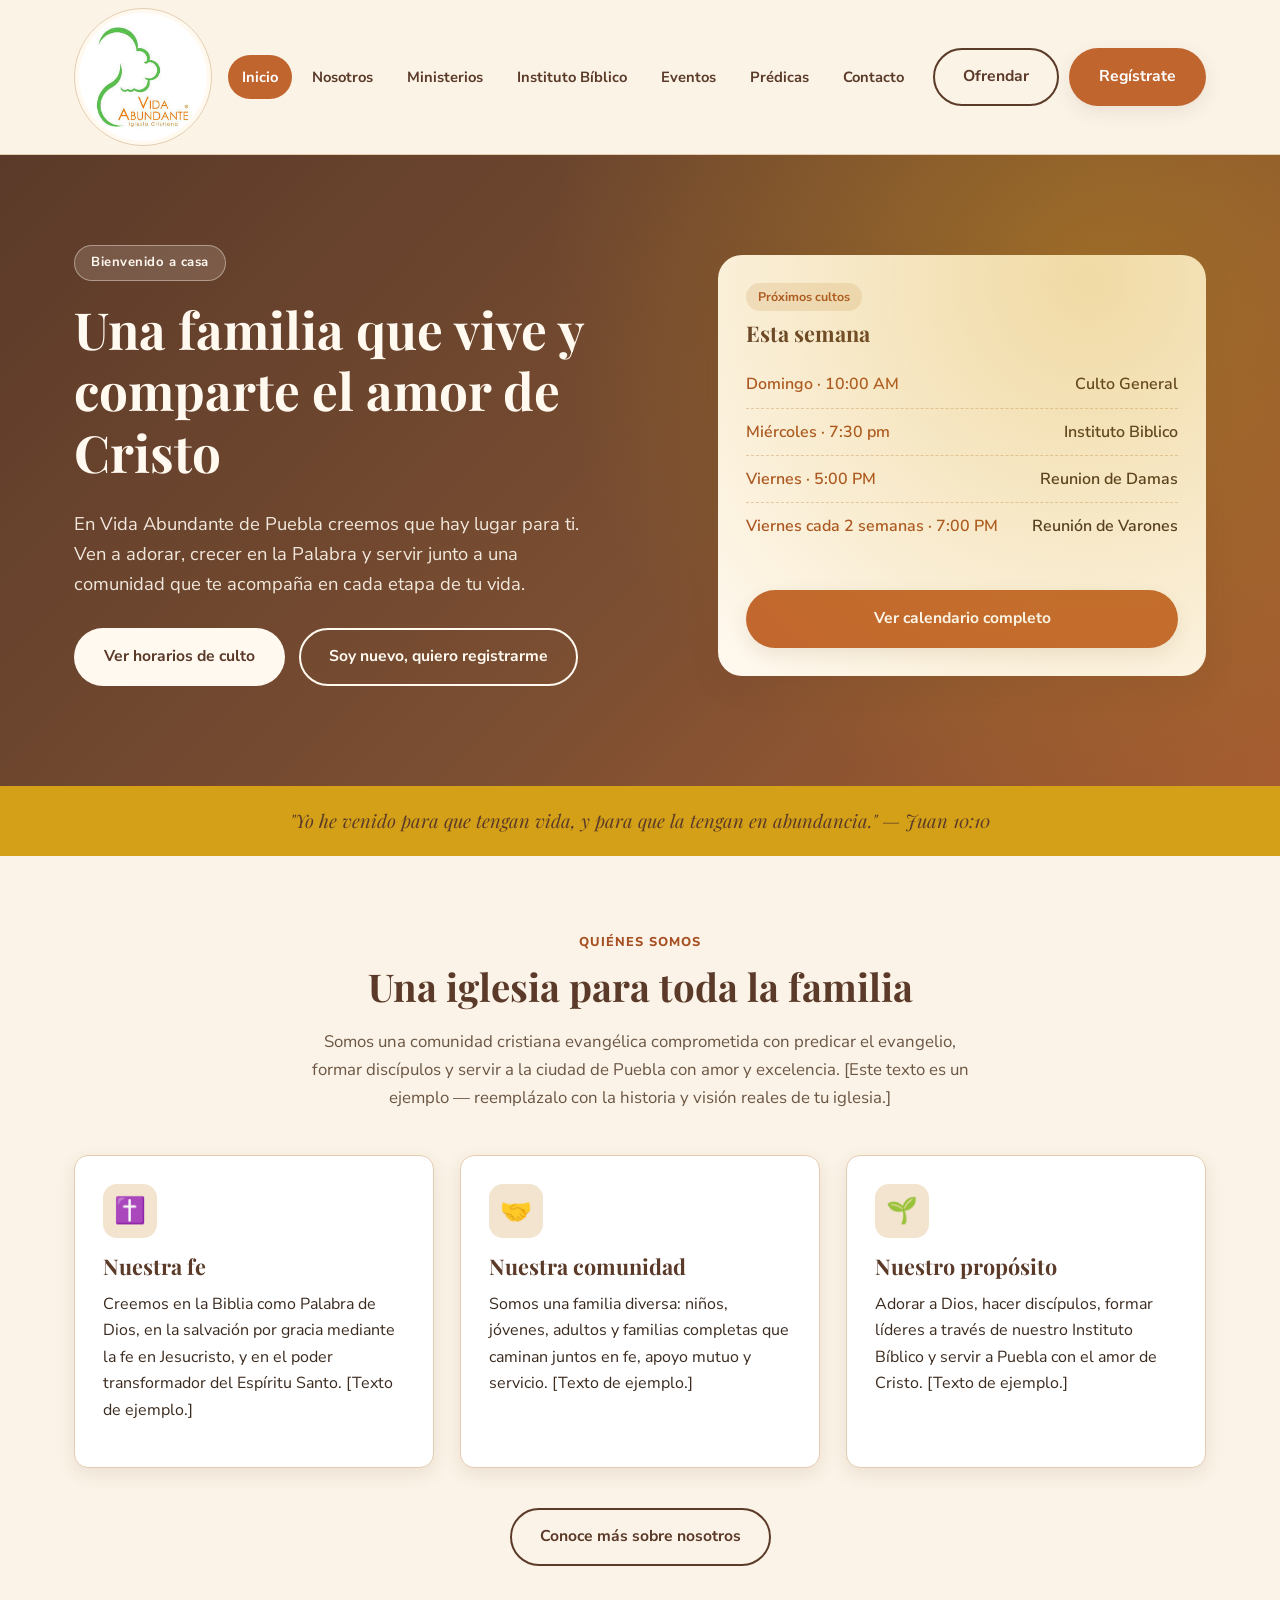
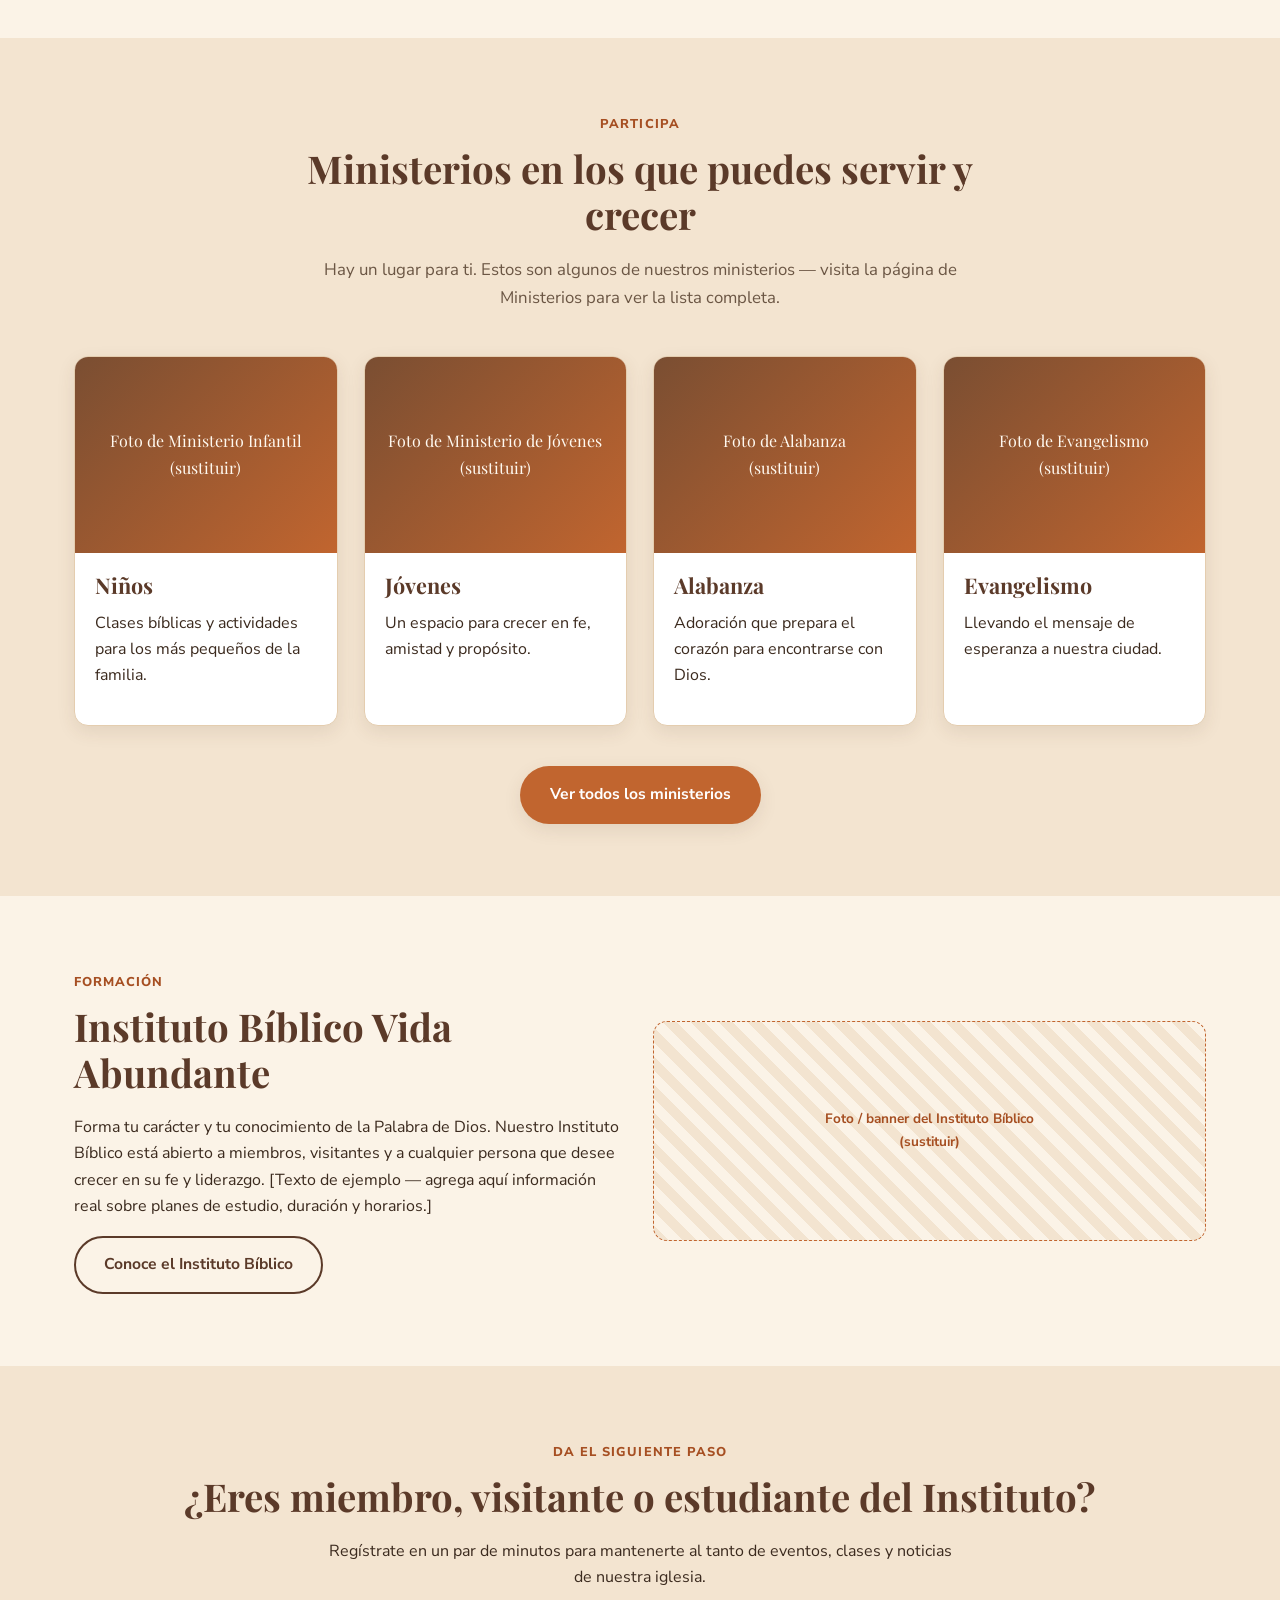
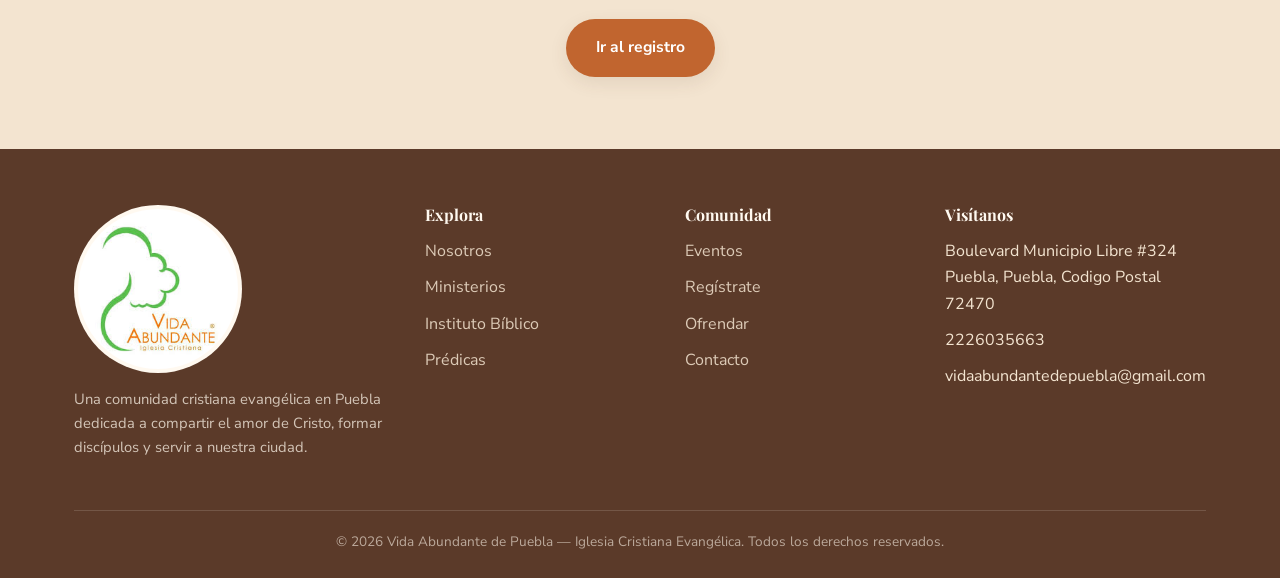
<file: index.html>
<!DOCTYPE html>
<html lang="es">
<head>
<meta charset="UTF-8">
<meta name="viewport" content="width=device-width, initial-scale=1.0">
<title>Vida Abundante de Puebla | Iglesia Cristiana Evangélica</title>
<meta name="description" content="Vida Abundante de Puebla es una iglesia cristiana evangélica que te invita a conocer el amor de Dios. Cultos, ministerios, Instituto Bíblico y más.">
<link rel="icon" href="assets/img/favicon.png">
<link rel="preconnect" href="https://fonts.googleapis.com">
<link rel="preconnect" href="https://fonts.gstatic.com" crossorigin>
<link href="https://fonts.googleapis.com/css2?family=Playfair+Display:wght@600;700&family=Nunito+Sans:wght@400;600;700;800&display=swap" rel="stylesheet">
<link rel="stylesheet" href="assets/css/style.css">
</head>
<body>

<header class="site-header">
  <div class="container">
    <nav class="nav">
      <a href="index.html" class="nav-brand">
        <img src="assets/img/logo.png" alt="Logo Vida Abundante de Puebla">
        <span>Vida Abundante<br><small>Iglesia Cristiana · Puebla</small></span>
      </a>
      <button class="nav-toggle" aria-label="Abrir menú"><span></span><span></span><span></span></button>
      <ul class="nav-links">
        <li><a href="index.html">Inicio</a></li>
        <li><a href="nosotros.html">Nosotros</a></li>
        <li><a href="ministerios.html">Ministerios</a></li>
        <li><a href="instituto-biblico.html">Instituto Bíblico</a></li>
        <li><a href="eventos.html">Eventos</a></li>
        <li><a href="sermones.html">Prédicas</a></li>
        <li><a href="contacto.html">Contacto</a></li>
        <li class="nav-links-extra"><a href="donaciones.html">Ofrendar</a></li>
        <li class="nav-links-extra"><a href="registro.html">Regístrate</a></li>
      </ul>
      <div class="nav-cta">
        <a href="donaciones.html" class="btn btn--outline"><span>Ofrendar</span></a>
        <a href="registro.html" class="btn btn--primary"><span>Regístrate</span></a>
      </div>
    </nav>
  </div>
</header>

<section class="hero">
  <div class="container hero-grid">
    <div>
      <span class="hero-eyebrow" data-field="hero.eyebrow">Bienvenido a casa</span>
      <h1 data-field="hero.titulo">Una familia que vive y comparte el amor de Cristo</h1>
      <p class="lead" data-field="hero.texto">En Vida Abundante de Puebla creemos que hay lugar para ti tal como eres. Ven a adorar, crecer en la Palabra y servir junto a una comunidad que te acompaña en cada etapa de tu vida.</p>
      <div class="hero-actions">
        <a href="#horarios" class="btn btn--light"><span>Ver horarios de culto</span></a>
        <a href="registro.html" class="btn btn--outline" style="border-color:#FFF9F0;color:#FFF9F0;"><span>Soy nuevo, quiero registrarme</span></a>
      </div>
    </div>
    <div class="hero-card" id="horarios">
      <span class="badge">Próximos cultos</span>
      <h3>Esta semana</h3>
      <div data-field-list="horarios-hero">
        <div class="hero-schedule-item"><span class="day">Domingo · 10:00 AM</span><span>Culto General</span></div>
        <div class="hero-schedule-item"><span class="day">Domingo · 5:00 PM</span><span>Culto de Jóvenes</span></div>
        <div class="hero-schedule-item"><span class="day">Miércoles · 7:00 PM</span><span>Estudio Bíblico</span></div>
        <div class="hero-schedule-item"><span class="day">Viernes · 7:00 PM</span><span>Reunión de Oración</span></div>
      </div>
      <a href="eventos.html" class="btn btn--primary btn--block mt-lg"><span>Ver calendario completo</span></a>
    </div>
  </div>
</section>

<div class="verse-strip container-fluid" data-field="hero.versiculo">
  "Yo he venido para que tengan vida, y para que la tengan en abundancia." — Juan 10:10
</div>

<section class="section">
  <div class="container">
    <div class="section-header">
      <span class="section-eyebrow">Quiénes somos</span>
      <h2>Una iglesia para toda la familia</h2>
      <p>Somos una comunidad cristiana evangélica comprometida con predicar el evangelio, formar discípulos y servir a la ciudad de Puebla con amor y excelencia. [Este texto es un ejemplo — reemplázalo con la historia y visión reales de tu iglesia.]</p>
    </div>
    <div class="grid grid--3">
      <div class="card">
        <div class="card-icon">✝️</div>
        <h3>Nuestra fe</h3>
        <p>Creemos en la Biblia como Palabra de Dios, en la salvación por gracia mediante la fe en Jesucristo, y en el poder transformador del Espíritu Santo. [Texto de ejemplo.]</p>
      </div>
      <div class="card">
        <div class="card-icon">🤝</div>
        <h3>Nuestra comunidad</h3>
        <p>Somos una familia diversa: niños, jóvenes, adultos y familias completas que caminan juntos en fe, apoyo mutuo y servicio. [Texto de ejemplo.]</p>
      </div>
      <div class="card">
        <div class="card-icon">🌱</div>
        <h3>Nuestro propósito</h3>
        <p>Adorar a Dios, hacer discípulos, formar líderes a través de nuestro Instituto Bíblico y servir a Puebla con el amor de Cristo. [Texto de ejemplo.]</p>
      </div>
    </div>
    <div class="text-center mt-lg">
      <a href="nosotros.html" class="btn btn--outline"><span>Conoce más sobre nosotros</span></a>
    </div>
  </div>
</section>

<section class="section section--alt">
  <div class="container">
    <div class="section-header">
      <span class="section-eyebrow">Participa</span>
      <h2>Ministerios en los que puedes servir y crecer</h2>
      <p>Hay un lugar para ti. Estos son algunos de nuestros ministerios — visita la página de Ministerios para ver la lista completa.</p>
    </div>
    <div class="grid grid--4">
      <div class="card--photo card">
        <div class="card-photo">Foto de Ministerio Infantil<br>(sustituir)</div>
        <div class="card-body"><h3>Niños</h3><p>Clases bíblicas y actividades para los más pequeños de la familia.</p></div>
      </div>
      <div class="card--photo card">
        <div class="card-photo">Foto de Ministerio de Jóvenes<br>(sustituir)</div>
        <div class="card-body"><h3>Jóvenes</h3><p>Un espacio para crecer en fe, amistad y propósito.</p></div>
      </div>
      <div class="card--photo card">
        <div class="card-photo">Foto de Alabanza<br>(sustituir)</div>
        <div class="card-body"><h3>Alabanza</h3><p>Adoración que prepara el corazón para encontrarse con Dios.</p></div>
      </div>
      <div class="card--photo card">
        <div class="card-photo">Foto de Evangelismo<br>(sustituir)</div>
        <div class="card-body"><h3>Evangelismo</h3><p>Llevando el mensaje de esperanza a nuestra ciudad.</p></div>
      </div>
    </div>
    <div class="text-center mt-lg">
      <a href="ministerios.html" class="btn btn--primary"><span>Ver todos los ministerios</span></a>
    </div>
  </div>
</section>

<section class="section">
  <div class="container">
    <div class="grid grid--2" style="align-items:center;">
      <div>
        <span class="section-eyebrow">Formación</span>
        <h2>Instituto Bíblico Vida Abundante</h2>
        <p>Forma tu carácter y tu conocimiento de la Palabra de Dios. Nuestro Instituto Bíblico está abierto a miembros, visitantes y a cualquier persona que desee crecer en su fe y liderazgo. [Texto de ejemplo — agrega aquí información real sobre planes de estudio, duración y horarios.]</p>
        <a href="instituto-biblico.html" class="btn btn--outline"><span>Conoce el Instituto Bíblico</span></a>
      </div>
      <div class="placeholder-photo">Foto / banner del Instituto Bíblico<br>(sustituir)</div>
    </div>
  </div>
</section>

<section class="section section--alt">
  <div class="container text-center">
    <span class="section-eyebrow">Da el siguiente paso</span>
    <h2>¿Eres miembro, visitante o estudiante del Instituto?</h2>
    <p style="max-width:640px;margin:0 auto 28px auto;">Regístrate en un par de minutos para mantenerte al tanto de eventos, clases y noticias de nuestra iglesia.</p>
    <a href="registro.html" class="btn btn--primary"><span>Ir al registro</span></a>
  </div>
</section>

<footer class="site-footer">
  <div class="container">
    <div class="footer-grid">
      <div class="footer-brand">
        <img src="assets/img/logo.png" alt="Logo Vida Abundante" style="height:168px;margin-bottom:14px;border-radius:50%;background:#FFF9F0;padding:4px;">
        <p>Una comunidad cristiana evangélica en Puebla dedicada a compartir el amor de Cristo, formar discípulos y servir a nuestra ciudad.</p>
      </div>
      <div>
        <h4>Explora</h4>
        <ul>
          <li><a href="nosotros.html">Nosotros</a></li>
          <li><a href="ministerios.html">Ministerios</a></li>
          <li><a href="instituto-biblico.html">Instituto Bíblico</a></li>
          <li><a href="sermones.html">Prédicas</a></li>
        </ul>
      </div>
      <div>
        <h4>Comunidad</h4>
        <ul>
          <li><a href="eventos.html">Eventos</a></li>
          <li><a href="registro.html">Regístrate</a></li>
          <li><a href="donaciones.html">Ofrendar</a></li>
          <li><a href="contacto.html">Contacto</a></li>
        </ul>
      </div>
      <div>
        <h4>Visítanos</h4>
        <ul>
          <li data-field="general.direccion">[Dirección de la iglesia — Puebla, Pue.]</li>
          <li data-field="general.telefono">[Teléfono / WhatsApp]</li>
          <li data-field="general.correo">[correo@vidaabundantepuebla.org]</li>
        </ul>
      </div>
    </div>
    <div class="footer-bottom">
      &copy; <span data-current-year></span> Vida Abundante de Puebla — Iglesia Cristiana Evangélica. Todos los derechos reservados.
    </div>
  </div>
</footer>

<script src="assets/js/main.js"></script>
<script src="assets/js/content-loader.js"></script>
</body>
</html>
</file>
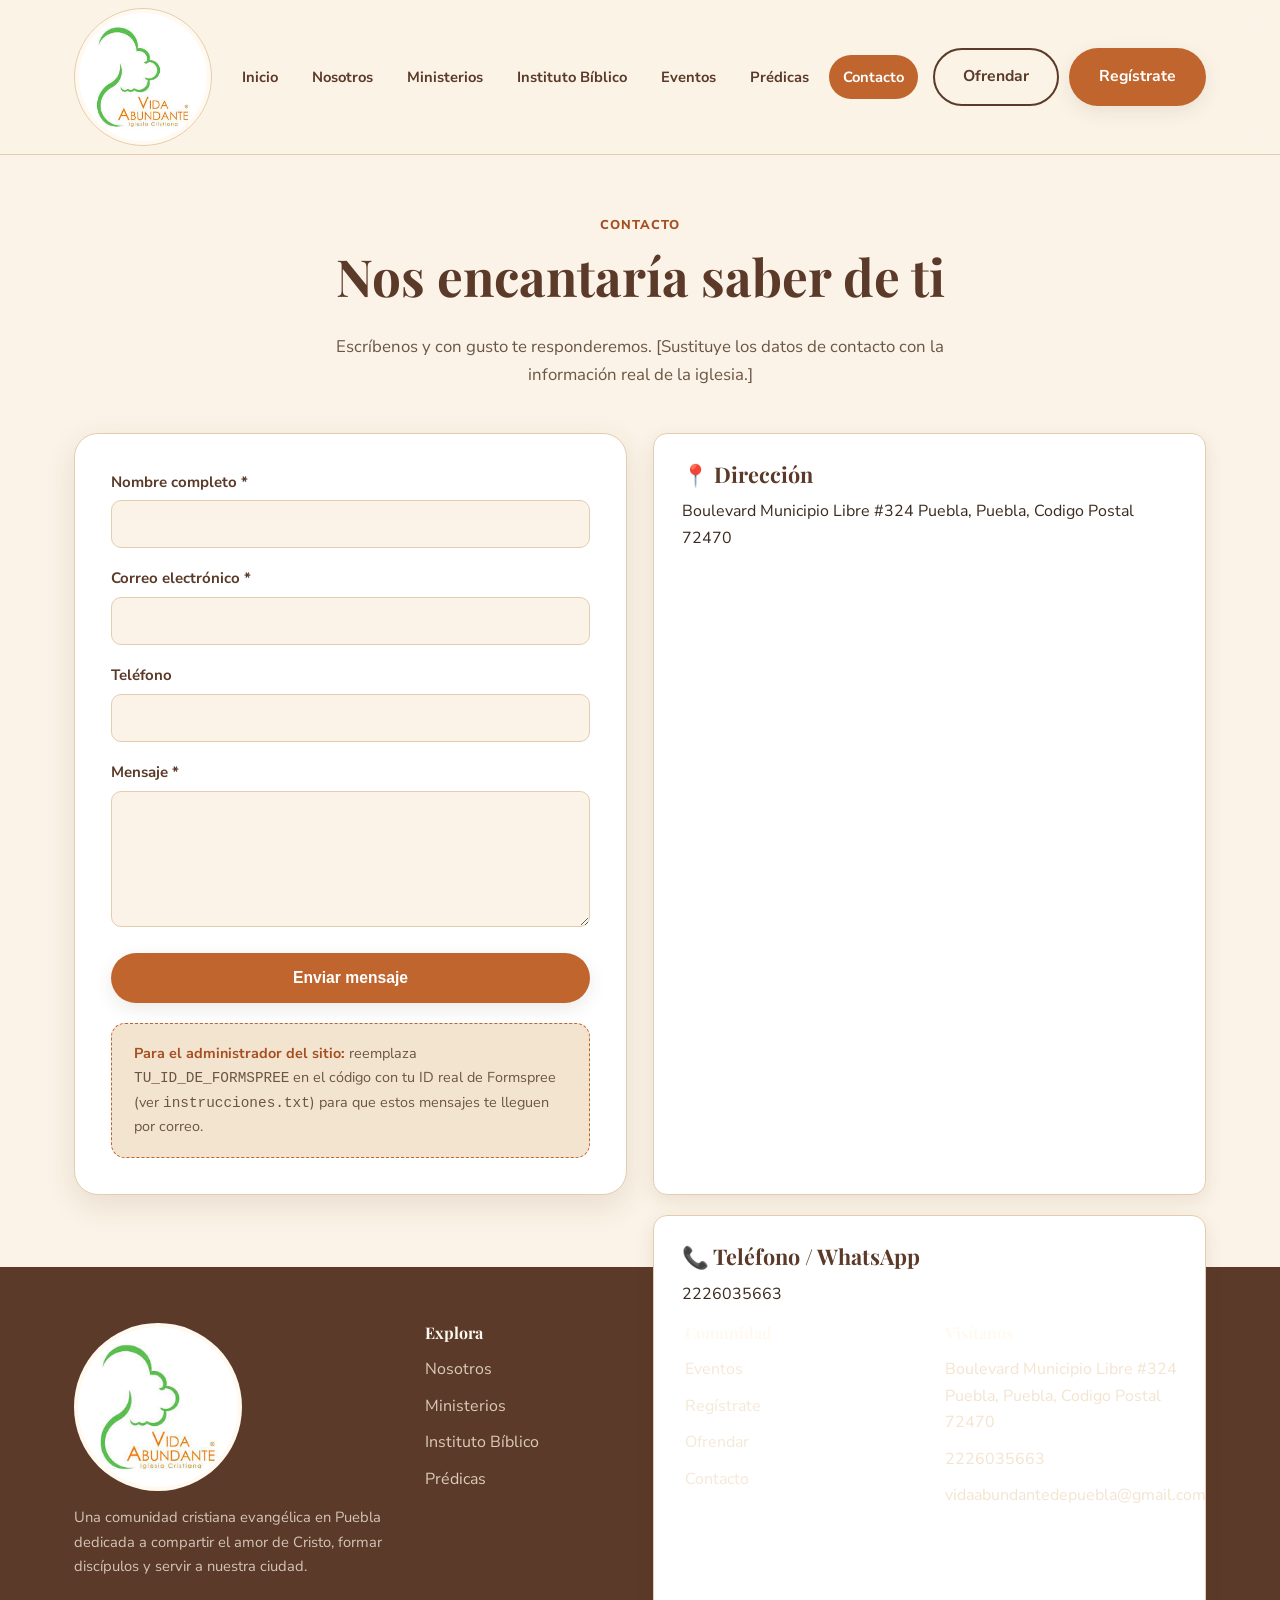
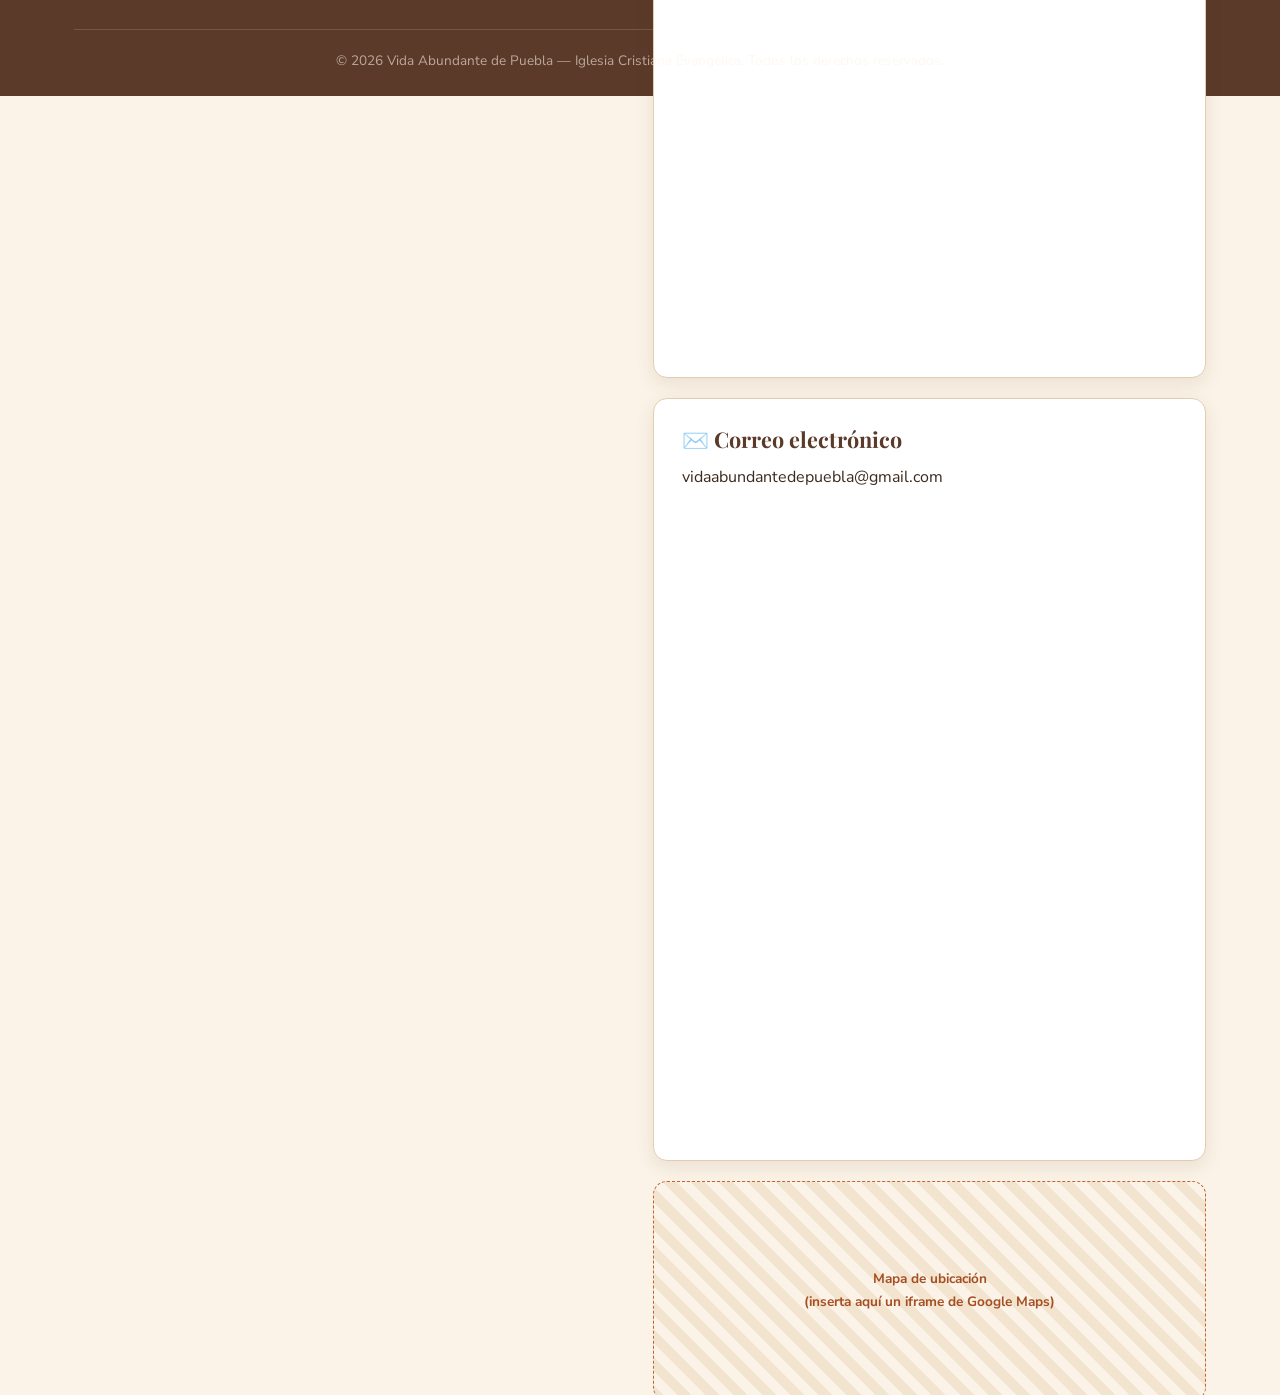
<file: contacto.html>
<!DOCTYPE html>
<html lang="es">
<head>
<meta charset="UTF-8">
<meta name="viewport" content="width=device-width, initial-scale=1.0">
<title>Contacto | Vida Abundante de Puebla</title>
<meta name="description" content="Ponte en contacto con Vida Abundante de Puebla. Dirección, teléfono y formulario de contacto.">
<link rel="icon" href="assets/img/favicon.png">
<link rel="preconnect" href="https://fonts.googleapis.com">
<link rel="preconnect" href="https://fonts.gstatic.com" crossorigin>
<link href="https://fonts.googleapis.com/css2?family=Playfair+Display:wght@600;700&family=Nunito+Sans:wght@400;600;700;800&display=swap" rel="stylesheet">
<link rel="stylesheet" href="assets/css/style.css">
</head>
<body>

<header class="site-header">
  <div class="container">
    <nav class="nav">
      <a href="index.html" class="nav-brand">
        <img src="assets/img/logo.png" alt="Logo Vida Abundante de Puebla">
        <span>Vida Abundante<br><small>Iglesia Cristiana · Puebla</small></span>
      </a>
      <button class="nav-toggle" aria-label="Abrir menú"><span></span><span></span><span></span></button>
      <ul class="nav-links">
        <li><a href="index.html">Inicio</a></li>
        <li><a href="nosotros.html">Nosotros</a></li>
        <li><a href="ministerios.html">Ministerios</a></li>
        <li><a href="instituto-biblico.html">Instituto Bíblico</a></li>
        <li><a href="eventos.html">Eventos</a></li>
        <li><a href="sermones.html">Prédicas</a></li>
        <li><a href="contacto.html">Contacto</a></li>
        <li class="nav-links-extra"><a href="donaciones.html">Ofrendar</a></li>
        <li class="nav-links-extra"><a href="registro.html">Regístrate</a></li>
      </ul>
      <div class="nav-cta">
        <a href="donaciones.html" class="btn btn--outline"><span>Ofrendar</span></a>
        <a href="registro.html" class="btn btn--primary"><span>Regístrate</span></a>
      </div>
    </nav>
  </div>
</header>

<section class="section" style="padding-top:56px;">
  <div class="container section-header">
    <span class="section-eyebrow">Contacto</span>
    <h1>Nos encantaría saber de ti</h1>
    <p>Escríbenos y con gusto te responderemos. [Sustituye los datos de contacto con la información real de la iglesia.]</p>
  </div>

  <div class="container">
    <div class="grid grid--2">
      <div class="form-panel">
        <div class="alert alert--success">¡Gracias! Tu mensaje fue enviado correctamente. Te responderemos pronto.</div>
        <div class="alert alert--error"></div>
        <form data-ajax-form novalidate action="https://formspree.io/f/TU_ID_DE_FORMSPREE" method="POST">
          <div class="form-row">
            <label for="c-nombre">Nombre completo *</label>
            <input type="text" id="c-nombre" name="Nombre" required>
            <div class="form-error-msg">Escribe tu nombre.</div>
          </div>
          <div class="form-row">
            <label for="c-email">Correo electrónico *</label>
            <input type="email" id="c-email" name="Correo electrónico" required>
            <div class="form-error-msg">Escribe un correo electrónico válido.</div>
          </div>
          <div class="form-row">
            <label for="c-telefono">Teléfono</label>
            <input type="tel" id="c-telefono" name="Teléfono">
          </div>
          <div class="form-row">
            <label for="c-mensaje">Mensaje *</label>
            <textarea id="c-mensaje" name="Mensaje" rows="5" required></textarea>
            <div class="form-error-msg">Escribe tu mensaje.</div>
          </div>
          <button type="submit" class="btn btn--primary btn--block"><span>Enviar mensaje</span></button>
        </form>
        <div class="setup-note">
          <strong>Para el administrador del sitio:</strong> reemplaza <code>TU_ID_DE_FORMSPREE</code> en el código con tu ID real de Formspree (ver <code>instrucciones.txt</code>) para que estos mensajes te lleguen por correo.
        </div>
      </div>

      <div>
        <div class="card" style="margin-bottom:20px;">
          <h3>📍 Dirección</h3>
          <p data-field="general.direccion">[Calle y número, Colonia], Puebla, Puebla, México, [Código Postal]</p>
        </div>
        <div class="card" style="margin-bottom:20px;">
          <h3>📞 Teléfono / WhatsApp</h3>
          <p data-field="general.telefono">[+52 222 000 0000]</p>
        </div>
        <div class="card" style="margin-bottom:20px;">
          <h3>✉️ Correo electrónico</h3>
          <p data-field="general.correo">[correo@vidaabundantepuebla.org]</p>
        </div>
        <div class="placeholder-photo">Mapa de ubicación<br>(inserta aquí un iframe de Google Maps)</div>
      </div>
    </div>
  </div>
</section>

<footer class="site-footer">
  <div class="container">
    <div class="footer-grid">
      <div class="footer-brand">
        <img src="assets/img/logo.png" alt="Logo Vida Abundante" style="height:168px;margin-bottom:14px;border-radius:50%;background:#FFF9F0;padding:4px;">
        <p>Una comunidad cristiana evangélica en Puebla dedicada a compartir el amor de Cristo, formar discípulos y servir a nuestra ciudad.</p>
      </div>
      <div>
        <h4>Explora</h4>
        <ul>
          <li><a href="nosotros.html">Nosotros</a></li>
          <li><a href="ministerios.html">Ministerios</a></li>
          <li><a href="instituto-biblico.html">Instituto Bíblico</a></li>
          <li><a href="sermones.html">Prédicas</a></li>
        </ul>
      </div>
      <div>
        <h4>Comunidad</h4>
        <ul>
          <li><a href="eventos.html">Eventos</a></li>
          <li><a href="registro.html">Regístrate</a></li>
          <li><a href="donaciones.html">Ofrendar</a></li>
          <li><a href="contacto.html">Contacto</a></li>
        </ul>
      </div>
      <div>
        <h4>Visítanos</h4>
        <ul>
          <li data-field="general.direccion">[Dirección de la iglesia — Puebla, Pue.]</li>
          <li data-field="general.telefono">[Teléfono / WhatsApp]</li>
          <li data-field="general.correo">[correo@vidaabundantepuebla.org]</li>
        </ul>
      </div>
    </div>
    <div class="footer-bottom">
      &copy; <span data-current-year></span> Vida Abundante de Puebla — Iglesia Cristiana Evangélica. Todos los derechos reservados.
    </div>
  </div>
</footer>

<script src="assets/js/main.js"></script>
<script src="assets/js/content-loader.js"></script>
</body>
</html>
</file>
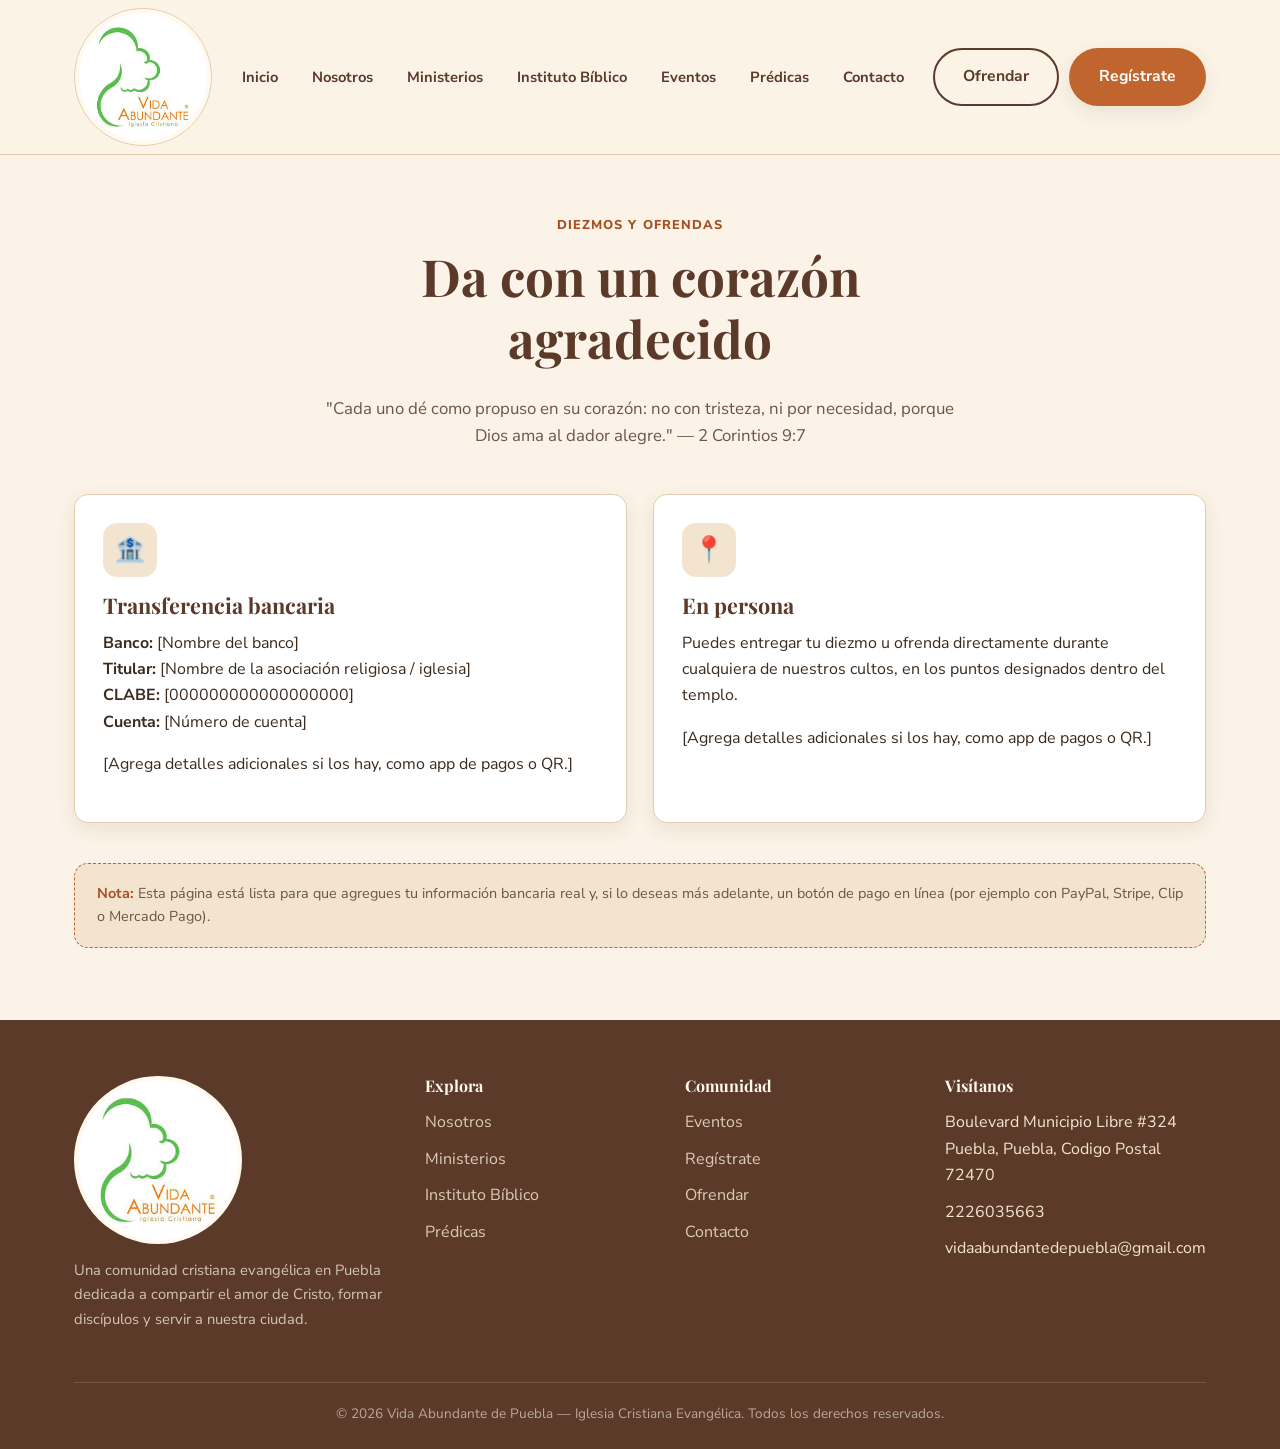
<file: donaciones.html>
<!DOCTYPE html>
<html lang="es">
<head>
<meta charset="UTF-8">
<meta name="viewport" content="width=device-width, initial-scale=1.0">
<title>Ofrendar | Vida Abundante de Puebla</title>
<meta name="description" content="Formas de dar tu diezmo u ofrenda a Vida Abundante de Puebla.">
<link rel="icon" href="assets/img/favicon.png">
<link rel="preconnect" href="https://fonts.googleapis.com">
<link rel="preconnect" href="https://fonts.gstatic.com" crossorigin>
<link href="https://fonts.googleapis.com/css2?family=Playfair+Display:wght@600;700&family=Nunito+Sans:wght@400;600;700;800&display=swap" rel="stylesheet">
<link rel="stylesheet" href="assets/css/style.css">
</head>
<body>

<header class="site-header">
  <div class="container">
    <nav class="nav">
      <a href="index.html" class="nav-brand">
        <img src="assets/img/logo.png" alt="Logo Vida Abundante de Puebla">
        <span>Vida Abundante<br><small>Iglesia Cristiana · Puebla</small></span>
      </a>
      <button class="nav-toggle" aria-label="Abrir menú"><span></span><span></span><span></span></button>
      <ul class="nav-links">
        <li><a href="index.html">Inicio</a></li>
        <li><a href="nosotros.html">Nosotros</a></li>
        <li><a href="ministerios.html">Ministerios</a></li>
        <li><a href="instituto-biblico.html">Instituto Bíblico</a></li>
        <li><a href="eventos.html">Eventos</a></li>
        <li><a href="sermones.html">Prédicas</a></li>
        <li><a href="contacto.html">Contacto</a></li>
        <li class="nav-links-extra"><a href="donaciones.html">Ofrendar</a></li>
        <li class="nav-links-extra"><a href="registro.html">Regístrate</a></li>
      </ul>
      <div class="nav-cta">
        <a href="donaciones.html" class="btn btn--outline"><span>Ofrendar</span></a>
        <a href="registro.html" class="btn btn--primary"><span>Regístrate</span></a>
      </div>
    </nav>
  </div>
</header>

<section class="section" style="padding-top:56px;">
  <div class="container section-header">
    <span class="section-eyebrow">Diezmos y Ofrendas</span>
    <h1>Da con un corazón agradecido</h1>
    <p>"Cada uno dé como propuso en su corazón: no con tristeza, ni por necesidad, porque Dios ama al dador alegre." — 2 Corintios 9:7</p>
  </div>

  <div class="container">
    <div class="grid grid--2">
      <div class="card">
        <div class="card-icon">🏦</div>
        <h3>Transferencia bancaria</h3>
        <p><strong>Banco:</strong> <span data-field="donaciones.banco">[Nombre del banco]</span><br>
        <strong>Titular:</strong> <span data-field="donaciones.titular">[Nombre de la asociación religiosa / iglesia]</span><br>
        <strong>CLABE:</strong> <span data-field="donaciones.clabe">[000000000000000000]</span><br>
        <strong>Cuenta:</strong> <span data-field="donaciones.cuenta">[Número de cuenta]</span></p>
        <p class="hint" data-field="donaciones.notas">[Sustituye estos datos con la información bancaria real de la iglesia.]</p>
      </div>
      <div class="card">
        <div class="card-icon">📍</div>
        <h3>En persona</h3>
        <p>Puedes entregar tu diezmo u ofrenda directamente durante cualquiera de nuestros cultos, en los puntos designados dentro del templo.</p>
        <p class="hint">[Agrega detalles adicionales si los hay, como app de pagos o QR.]</p>
      </div>
    </div>

    <div class="setup-note mt-lg">
      <strong>Nota:</strong> Esta página está lista para que agregues tu información bancaria real y, si lo deseas más adelante, un botón de pago en línea (por ejemplo con PayPal, Stripe, Clip o Mercado Pago).
    </div>
  </div>
</section>

<footer class="site-footer">
  <div class="container">
    <div class="footer-grid">
      <div class="footer-brand">
        <img src="assets/img/logo.png" alt="Logo Vida Abundante" style="height:168px;margin-bottom:14px;border-radius:50%;background:#FFF9F0;padding:4px;">
        <p>Una comunidad cristiana evangélica en Puebla dedicada a compartir el amor de Cristo, formar discípulos y servir a nuestra ciudad.</p>
      </div>
      <div>
        <h4>Explora</h4>
        <ul>
          <li><a href="nosotros.html">Nosotros</a></li>
          <li><a href="ministerios.html">Ministerios</a></li>
          <li><a href="instituto-biblico.html">Instituto Bíblico</a></li>
          <li><a href="sermones.html">Prédicas</a></li>
        </ul>
      </div>
      <div>
        <h4>Comunidad</h4>
        <ul>
          <li><a href="eventos.html">Eventos</a></li>
          <li><a href="registro.html">Regístrate</a></li>
          <li><a href="donaciones.html">Ofrendar</a></li>
          <li><a href="contacto.html">Contacto</a></li>
        </ul>
      </div>
      <div>
        <h4>Visítanos</h4>
        <ul>
          <li data-field="general.direccion">[Dirección de la iglesia — Puebla, Pue.]</li>
          <li data-field="general.telefono">[Teléfono / WhatsApp]</li>
          <li data-field="general.correo">[correo@vidaabundantepuebla.org]</li>
        </ul>
      </div>
    </div>
    <div class="footer-bottom">
      &copy; <span data-current-year></span> Vida Abundante de Puebla — Iglesia Cristiana Evangélica. Todos los derechos reservados.
    </div>
  </div>
</footer>

<script src="assets/js/main.js"></script>
<script src="assets/js/content-loader.js"></script>
</body>
</html>
</file>
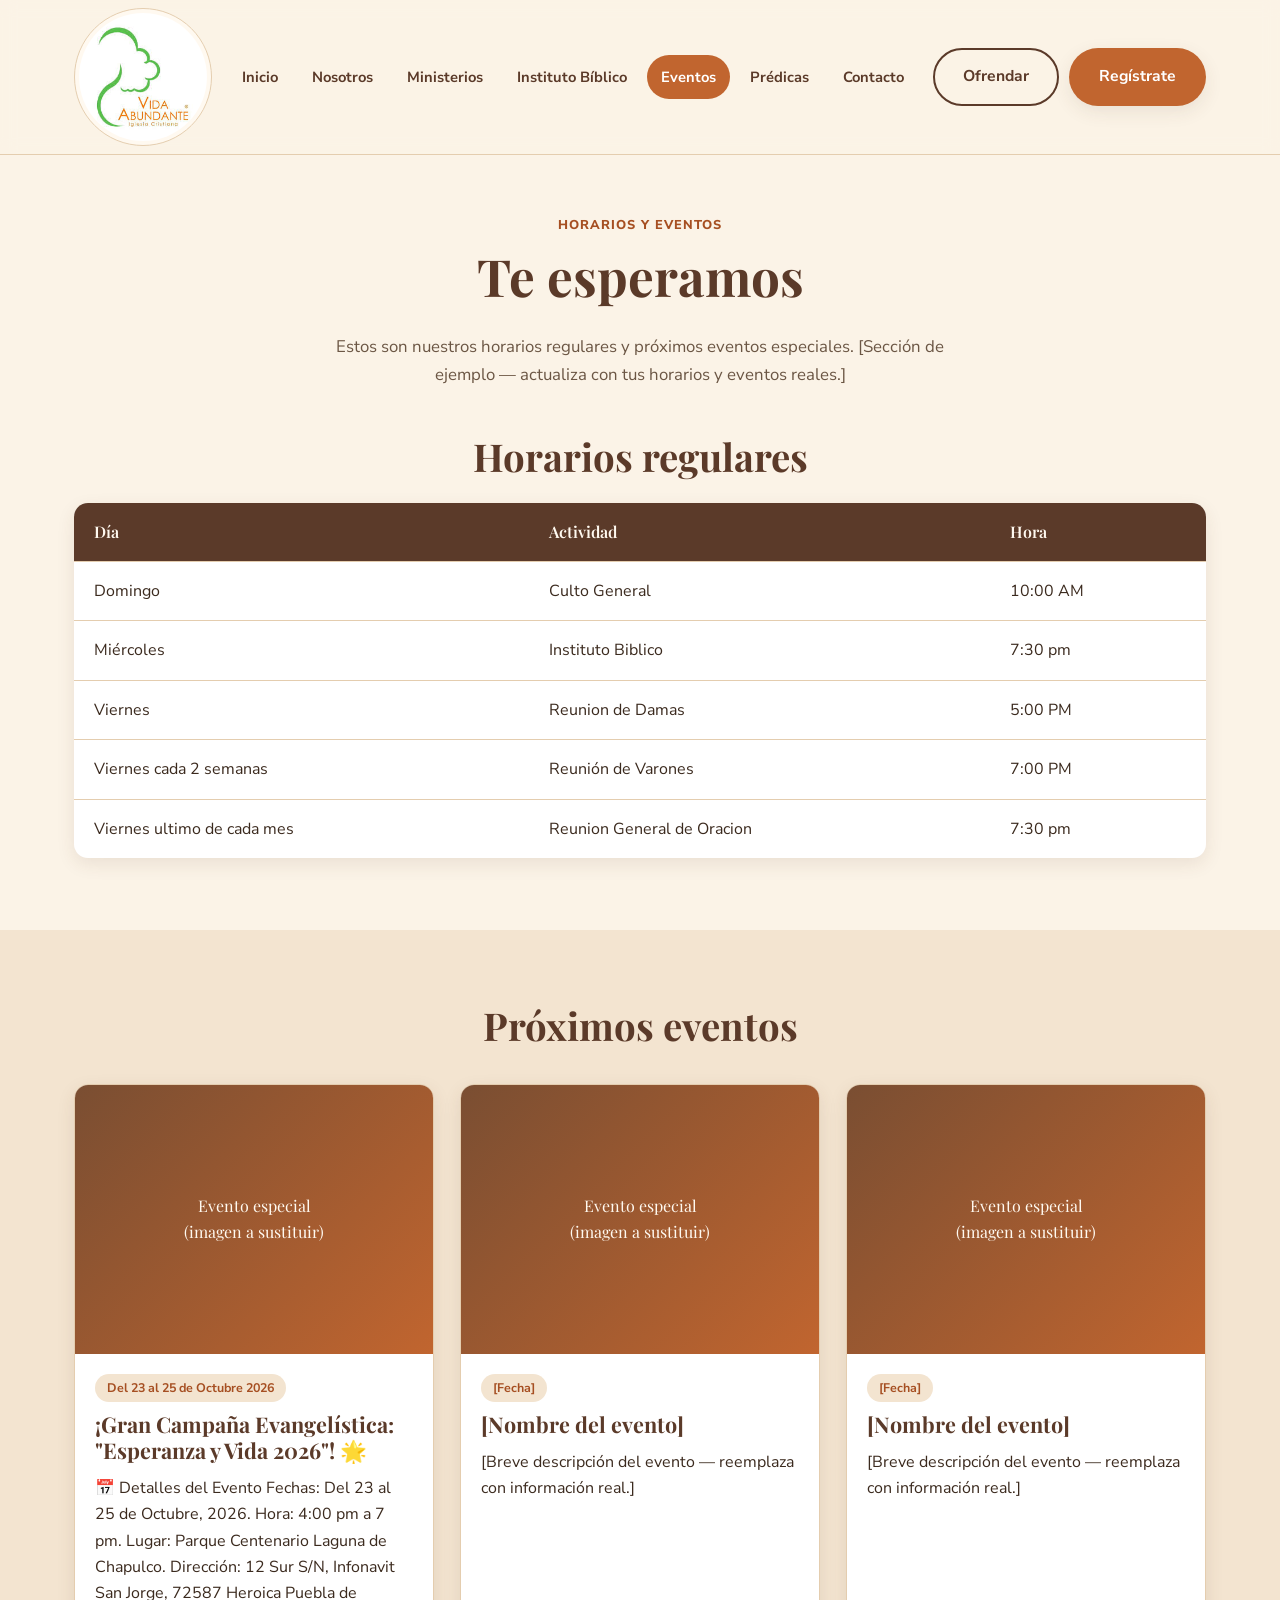
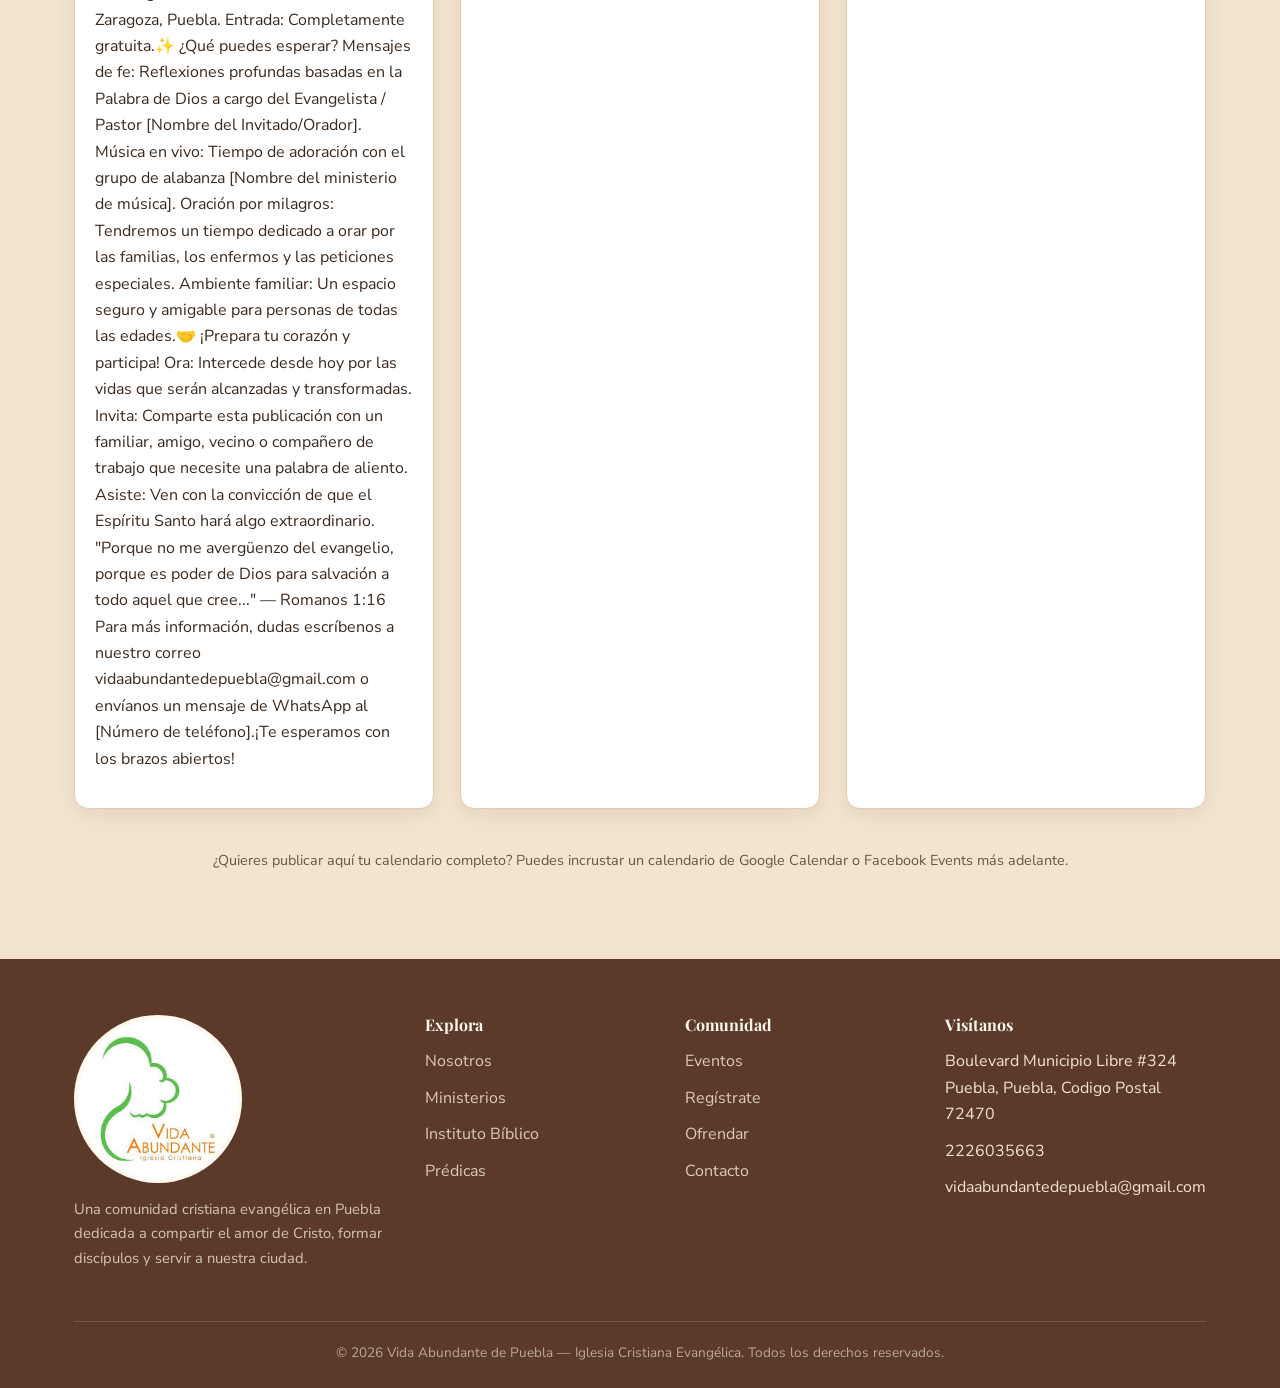
<file: eventos.html>
<!DOCTYPE html>
<html lang="es">
<head>
<meta charset="UTF-8">
<meta name="viewport" content="width=device-width, initial-scale=1.0">
<title>Horarios y Eventos | Vida Abundante de Puebla</title>
<meta name="description" content="Horarios de cultos y próximos eventos de Vida Abundante de Puebla.">
<link rel="icon" href="assets/img/favicon.png">
<link rel="preconnect" href="https://fonts.googleapis.com">
<link rel="preconnect" href="https://fonts.gstatic.com" crossorigin>
<link href="https://fonts.googleapis.com/css2?family=Playfair+Display:wght@600;700&family=Nunito+Sans:wght@400;600;700;800&display=swap" rel="stylesheet">
<link rel="stylesheet" href="assets/css/style.css">
</head>
<body>

<header class="site-header">
  <div class="container">
    <nav class="nav">
      <a href="index.html" class="nav-brand">
        <img src="assets/img/logo.png" alt="Logo Vida Abundante de Puebla">
        <span>Vida Abundante<br><small>Iglesia Cristiana · Puebla</small></span>
      </a>
      <button class="nav-toggle" aria-label="Abrir menú"><span></span><span></span><span></span></button>
      <ul class="nav-links">
        <li><a href="index.html">Inicio</a></li>
        <li><a href="nosotros.html">Nosotros</a></li>
        <li><a href="ministerios.html">Ministerios</a></li>
        <li><a href="instituto-biblico.html">Instituto Bíblico</a></li>
        <li><a href="eventos.html">Eventos</a></li>
        <li><a href="sermones.html">Prédicas</a></li>
        <li><a href="contacto.html">Contacto</a></li>
        <li class="nav-links-extra"><a href="donaciones.html">Ofrendar</a></li>
        <li class="nav-links-extra"><a href="registro.html">Regístrate</a></li>
      </ul>
      <div class="nav-cta">
        <a href="donaciones.html" class="btn btn--outline"><span>Ofrendar</span></a>
        <a href="registro.html" class="btn btn--primary"><span>Regístrate</span></a>
      </div>
    </nav>
  </div>
</header>

<section class="section" style="padding-top:56px;">
  <div class="container section-header">
    <span class="section-eyebrow">Horarios y Eventos</span>
    <h1>Te esperamos</h1>
    <p>Estos son nuestros horarios regulares y próximos eventos especiales. [Sección de ejemplo — actualiza con tus horarios y eventos reales.]</p>
  </div>

  <div class="container">
    <h2 class="text-center" style="margin-bottom:24px;">Horarios regulares</h2>
    <table class="schedule-table" data-field-list="horarios-tabla">
      <tr><th>Día</th><th>Actividad</th><th>Hora</th></tr>
      <tr><td>Domingo</td><td>Culto General</td><td>10:00 AM</td></tr>
      <tr><td>Domingo</td><td>Culto de Jóvenes</td><td>5:00 PM</td></tr>
      <tr><td>Miércoles</td><td>Estudio Bíblico</td><td>7:00 PM</td></tr>
      <tr><td>Viernes</td><td>Reunión de Oración</td><td>7:00 PM</td></tr>
      <tr><td>Sábado</td><td>Instituto Bíblico</td><td>9:00 AM – 12:00 PM</td></tr>
    </table>
  </div>
</section>

<section class="section section--alt">
  <div class="container">
    <h2 class="text-center" style="margin-bottom:36px;">Próximos eventos</h2>
    <div class="grid grid--3" data-field-list="eventos">
      <div class="card--photo card">
        <div class="card-photo">Evento especial<br>(imagen a sustituir)</div>
        <div class="card-body">
          <span class="badge">[Fecha]</span>
          <h3>[Nombre del evento]</h3>
          <p>[Breve descripción del evento — reemplaza con información real.]</p>
        </div>
      </div>
      <div class="card--photo card">
        <div class="card-photo">Evento especial<br>(imagen a sustituir)</div>
        <div class="card-body">
          <span class="badge">[Fecha]</span>
          <h3>[Nombre del evento]</h3>
          <p>[Breve descripción del evento — reemplaza con información real.]</p>
        </div>
      </div>
      <div class="card--photo card">
        <div class="card-photo">Evento especial<br>(imagen a sustituir)</div>
        <div class="card-body">
          <span class="badge">[Fecha]</span>
          <h3>[Nombre del evento]</h3>
          <p>[Breve descripción del evento — reemplaza con información real.]</p>
        </div>
      </div>
    </div>
    <div class="text-center mt-lg">
      <p style="color:var(--color-text-soft);font-size:0.9rem;">¿Quieres publicar aquí tu calendario completo? Puedes incrustar un calendario de Google Calendar o Facebook Events más adelante.</p>
    </div>
  </div>
</section>

<footer class="site-footer">
  <div class="container">
    <div class="footer-grid">
      <div class="footer-brand">
        <img src="assets/img/logo.png" alt="Logo Vida Abundante" style="height:168px;margin-bottom:14px;border-radius:50%;background:#FFF9F0;padding:4px;">
        <p>Una comunidad cristiana evangélica en Puebla dedicada a compartir el amor de Cristo, formar discípulos y servir a nuestra ciudad.</p>
      </div>
      <div>
        <h4>Explora</h4>
        <ul>
          <li><a href="nosotros.html">Nosotros</a></li>
          <li><a href="ministerios.html">Ministerios</a></li>
          <li><a href="instituto-biblico.html">Instituto Bíblico</a></li>
          <li><a href="sermones.html">Prédicas</a></li>
        </ul>
      </div>
      <div>
        <h4>Comunidad</h4>
        <ul>
          <li><a href="eventos.html">Eventos</a></li>
          <li><a href="registro.html">Regístrate</a></li>
          <li><a href="donaciones.html">Ofrendar</a></li>
          <li><a href="contacto.html">Contacto</a></li>
        </ul>
      </div>
      <div>
        <h4>Visítanos</h4>
        <ul>
          <li data-field="general.direccion">[Dirección de la iglesia — Puebla, Pue.]</li>
          <li data-field="general.telefono">[Teléfono / WhatsApp]</li>
          <li data-field="general.correo">[correo@vidaabundantepuebla.org]</li>
        </ul>
      </div>
    </div>
    <div class="footer-bottom">
      &copy; <span data-current-year></span> Vida Abundante de Puebla — Iglesia Cristiana Evangélica. Todos los derechos reservados.
    </div>
  </div>
</footer>

<script src="assets/js/main.js"></script>
<script src="assets/js/content-loader.js"></script>
</body>
</html>
</file>
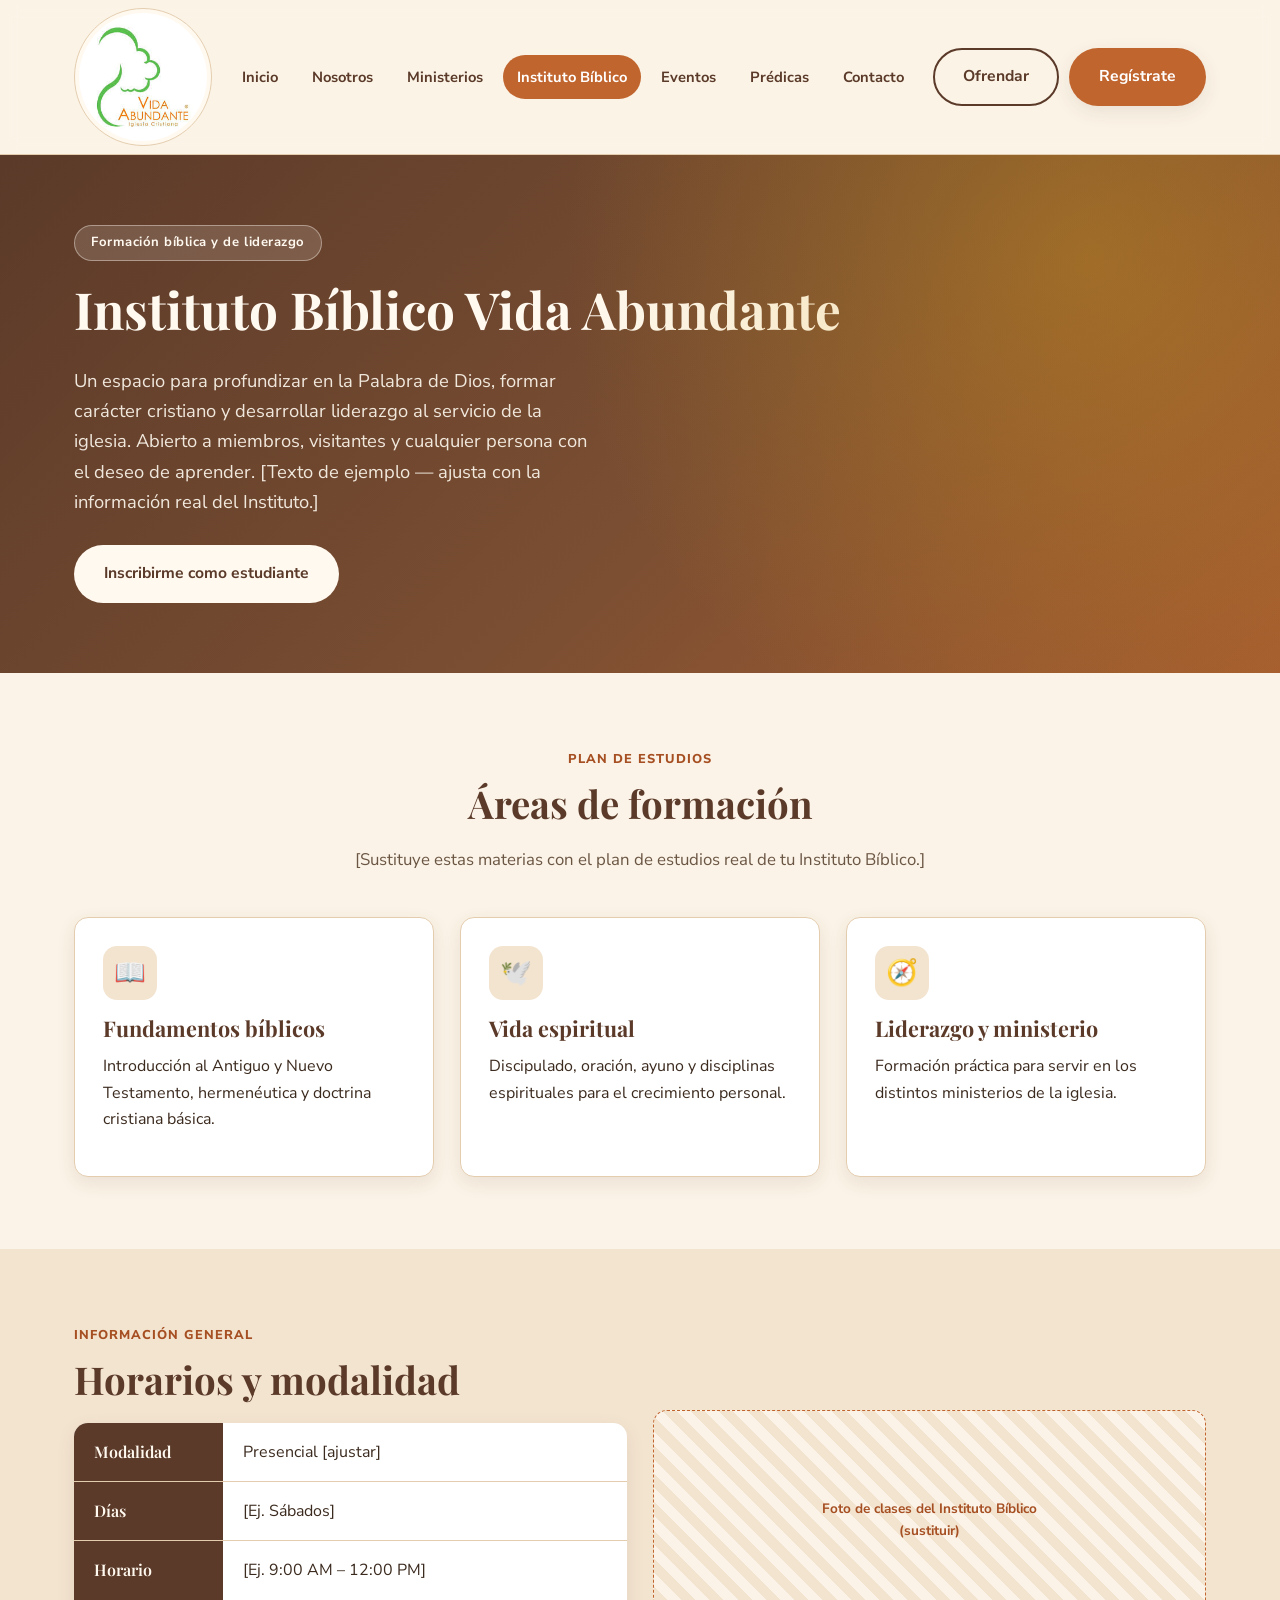
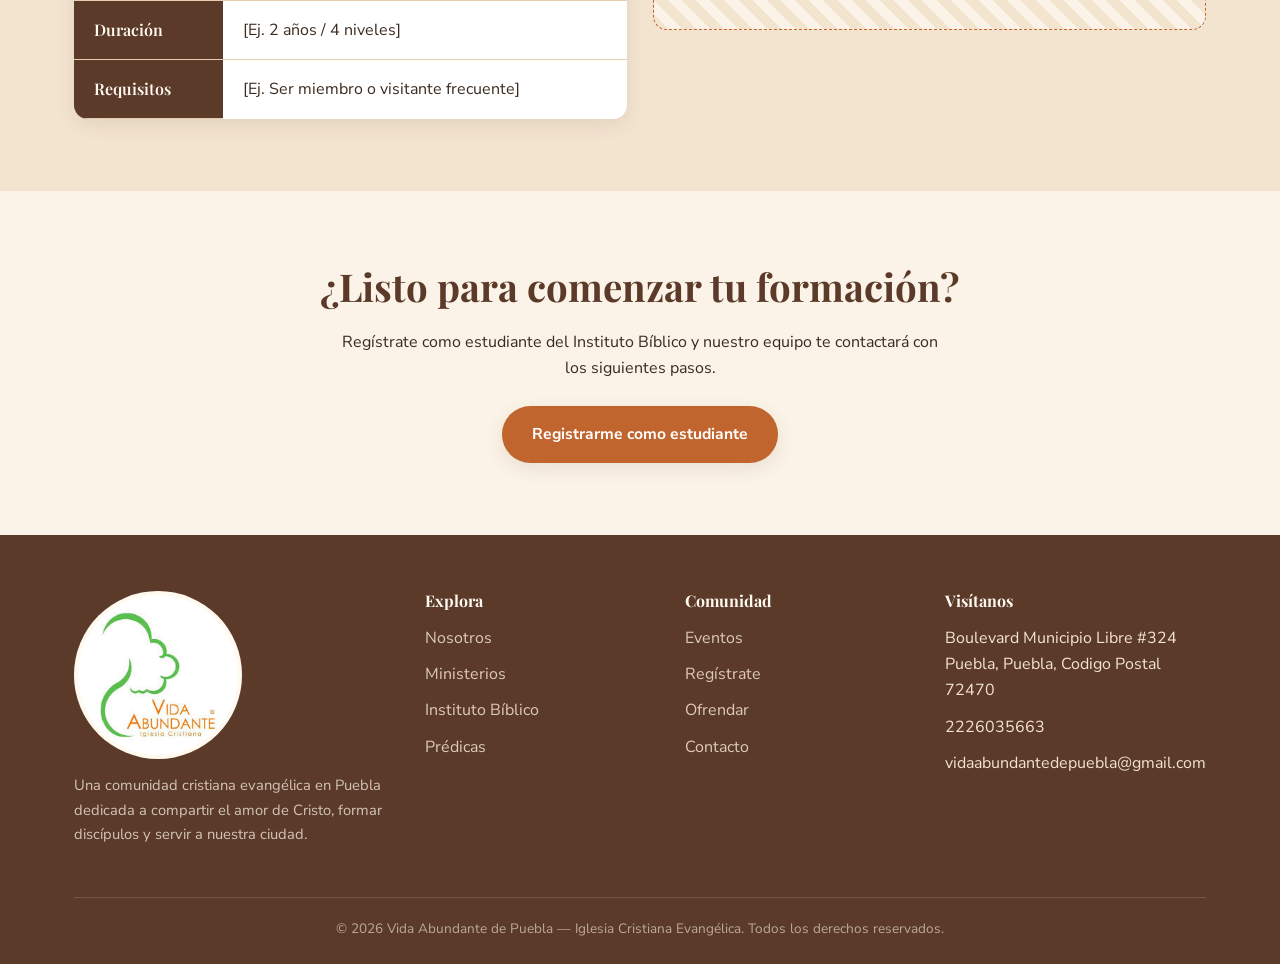
<file: instituto-biblico.html>
<!DOCTYPE html>
<html lang="es">
<head>
<meta charset="UTF-8">
<meta name="viewport" content="width=device-width, initial-scale=1.0">
<title>Instituto Bíblico | Vida Abundante de Puebla</title>
<meta name="description" content="Instituto Bíblico de Vida Abundante de Puebla: formación bíblica y de liderazgo para miembros, visitantes y estudiantes.">
<link rel="icon" href="assets/img/favicon.png">
<link rel="preconnect" href="https://fonts.googleapis.com">
<link rel="preconnect" href="https://fonts.gstatic.com" crossorigin>
<link href="https://fonts.googleapis.com/css2?family=Playfair+Display:wght@600;700&family=Nunito+Sans:wght@400;600;700;800&display=swap" rel="stylesheet">
<link rel="stylesheet" href="assets/css/style.css">
</head>
<body>

<header class="site-header">
  <div class="container">
    <nav class="nav">
      <a href="index.html" class="nav-brand">
        <img src="assets/img/logo.png" alt="Logo Vida Abundante de Puebla">
        <span>Vida Abundante<br><small>Iglesia Cristiana · Puebla</small></span>
      </a>
      <button class="nav-toggle" aria-label="Abrir menú"><span></span><span></span><span></span></button>
      <ul class="nav-links">
        <li><a href="index.html">Inicio</a></li>
        <li><a href="nosotros.html">Nosotros</a></li>
        <li><a href="ministerios.html">Ministerios</a></li>
        <li><a href="instituto-biblico.html">Instituto Bíblico</a></li>
        <li><a href="eventos.html">Eventos</a></li>
        <li><a href="sermones.html">Prédicas</a></li>
        <li><a href="contacto.html">Contacto</a></li>
        <li class="nav-links-extra"><a href="donaciones.html">Ofrendar</a></li>
        <li class="nav-links-extra"><a href="registro.html">Regístrate</a></li>
      </ul>
      <div class="nav-cta">
        <a href="donaciones.html" class="btn btn--outline"><span>Ofrendar</span></a>
        <a href="registro.html" class="btn btn--primary"><span>Regístrate</span></a>
      </div>
    </nav>
  </div>
</header>

<section class="hero" style="padding:70px 0;">
  <div class="container">
    <span class="hero-eyebrow">Formación bíblica y de liderazgo</span>
    <h1>Instituto Bíblico Vida Abundante</h1>
    <p class="lead" data-field="instituto.descripcion">Un espacio para profundizar en la Palabra de Dios, formar carácter cristiano y desarrollar liderazgo al servicio de la iglesia. Abierto a miembros, visitantes y cualquier persona con el deseo de aprender. [Texto de ejemplo — ajusta con la información real del Instituto.]</p>
    <div class="hero-actions">
      <a href="registro.html" class="btn btn--light"><span>Inscribirme como estudiante</span></a>
    </div>
  </div>
</section>

<section class="section">
  <div class="container">
    <div class="section-header">
      <span class="section-eyebrow">Plan de estudios</span>
      <h2>Áreas de formación</h2>
      <p>[Sustituye estas materias con el plan de estudios real de tu Instituto Bíblico.]</p>
    </div>
    <div class="grid grid--3">
      <div class="card">
        <div class="card-icon">📖</div>
        <h3>Fundamentos bíblicos</h3>
        <p>Introducción al Antiguo y Nuevo Testamento, hermenéutica y doctrina cristiana básica.</p>
      </div>
      <div class="card">
        <div class="card-icon">🕊️</div>
        <h3>Vida espiritual</h3>
        <p>Discipulado, oración, ayuno y disciplinas espirituales para el crecimiento personal.</p>
      </div>
      <div class="card">
        <div class="card-icon">🧭</div>
        <h3>Liderazgo y ministerio</h3>
        <p>Formación práctica para servir en los distintos ministerios de la iglesia.</p>
      </div>
    </div>
  </div>
</section>

<section class="section section--alt">
  <div class="container">
    <div class="grid grid--2" style="align-items:center;">
      <div>
        <span class="section-eyebrow">Información general</span>
        <h2>Horarios y modalidad</h2>
        <table class="schedule-table" style="margin-top:20px;">
          <tr><th>Modalidad</th><td data-field="instituto.modalidad">Presencial [ajustar]</td></tr>
          <tr><th>Días</th><td data-field="instituto.dias">[Ej. Sábados]</td></tr>
          <tr><th>Horario</th><td data-field="instituto.horario">[Ej. 9:00 AM – 12:00 PM]</td></tr>
          <tr><th>Duración</th><td data-field="instituto.duracion">[Ej. 2 años / 4 niveles]</td></tr>
          <tr><th>Requisitos</th><td data-field="instituto.requisitos">[Ej. Ser miembro o visitante frecuente]</td></tr>
        </table>
      </div>
      <div class="placeholder-photo">Foto de clases del Instituto Bíblico<br>(sustituir)</div>
    </div>
  </div>
</section>

<section class="section text-center">
  <div class="container">
    <h2>¿Listo para comenzar tu formación?</h2>
    <p style="max-width:600px;margin:0 auto 24px auto;">Regístrate como estudiante del Instituto Bíblico y nuestro equipo te contactará con los siguientes pasos.</p>
    <a href="registro.html" class="btn btn--primary"><span>Registrarme como estudiante</span></a>
  </div>
</section>

<footer class="site-footer">
  <div class="container">
    <div class="footer-grid">
      <div class="footer-brand">
        <img src="assets/img/logo.png" alt="Logo Vida Abundante" style="height:168px;margin-bottom:14px;border-radius:50%;background:#FFF9F0;padding:4px;">
        <p>Una comunidad cristiana evangélica en Puebla dedicada a compartir el amor de Cristo, formar discípulos y servir a nuestra ciudad.</p>
      </div>
      <div>
        <h4>Explora</h4>
        <ul>
          <li><a href="nosotros.html">Nosotros</a></li>
          <li><a href="ministerios.html">Ministerios</a></li>
          <li><a href="instituto-biblico.html">Instituto Bíblico</a></li>
          <li><a href="sermones.html">Prédicas</a></li>
        </ul>
      </div>
      <div>
        <h4>Comunidad</h4>
        <ul>
          <li><a href="eventos.html">Eventos</a></li>
          <li><a href="registro.html">Regístrate</a></li>
          <li><a href="donaciones.html">Ofrendar</a></li>
          <li><a href="contacto.html">Contacto</a></li>
        </ul>
      </div>
      <div>
        <h4>Visítanos</h4>
        <ul>
          <li data-field="general.direccion">[Dirección de la iglesia — Puebla, Pue.]</li>
          <li data-field="general.telefono">[Teléfono / WhatsApp]</li>
          <li data-field="general.correo">[correo@vidaabundantepuebla.org]</li>
        </ul>
      </div>
    </div>
    <div class="footer-bottom">
      &copy; <span data-current-year></span> Vida Abundante de Puebla — Iglesia Cristiana Evangélica. Todos los derechos reservados.
    </div>
  </div>
</footer>

<script src="assets/js/main.js"></script>
<script src="assets/js/content-loader.js"></script>
</body>
</html>
</file>
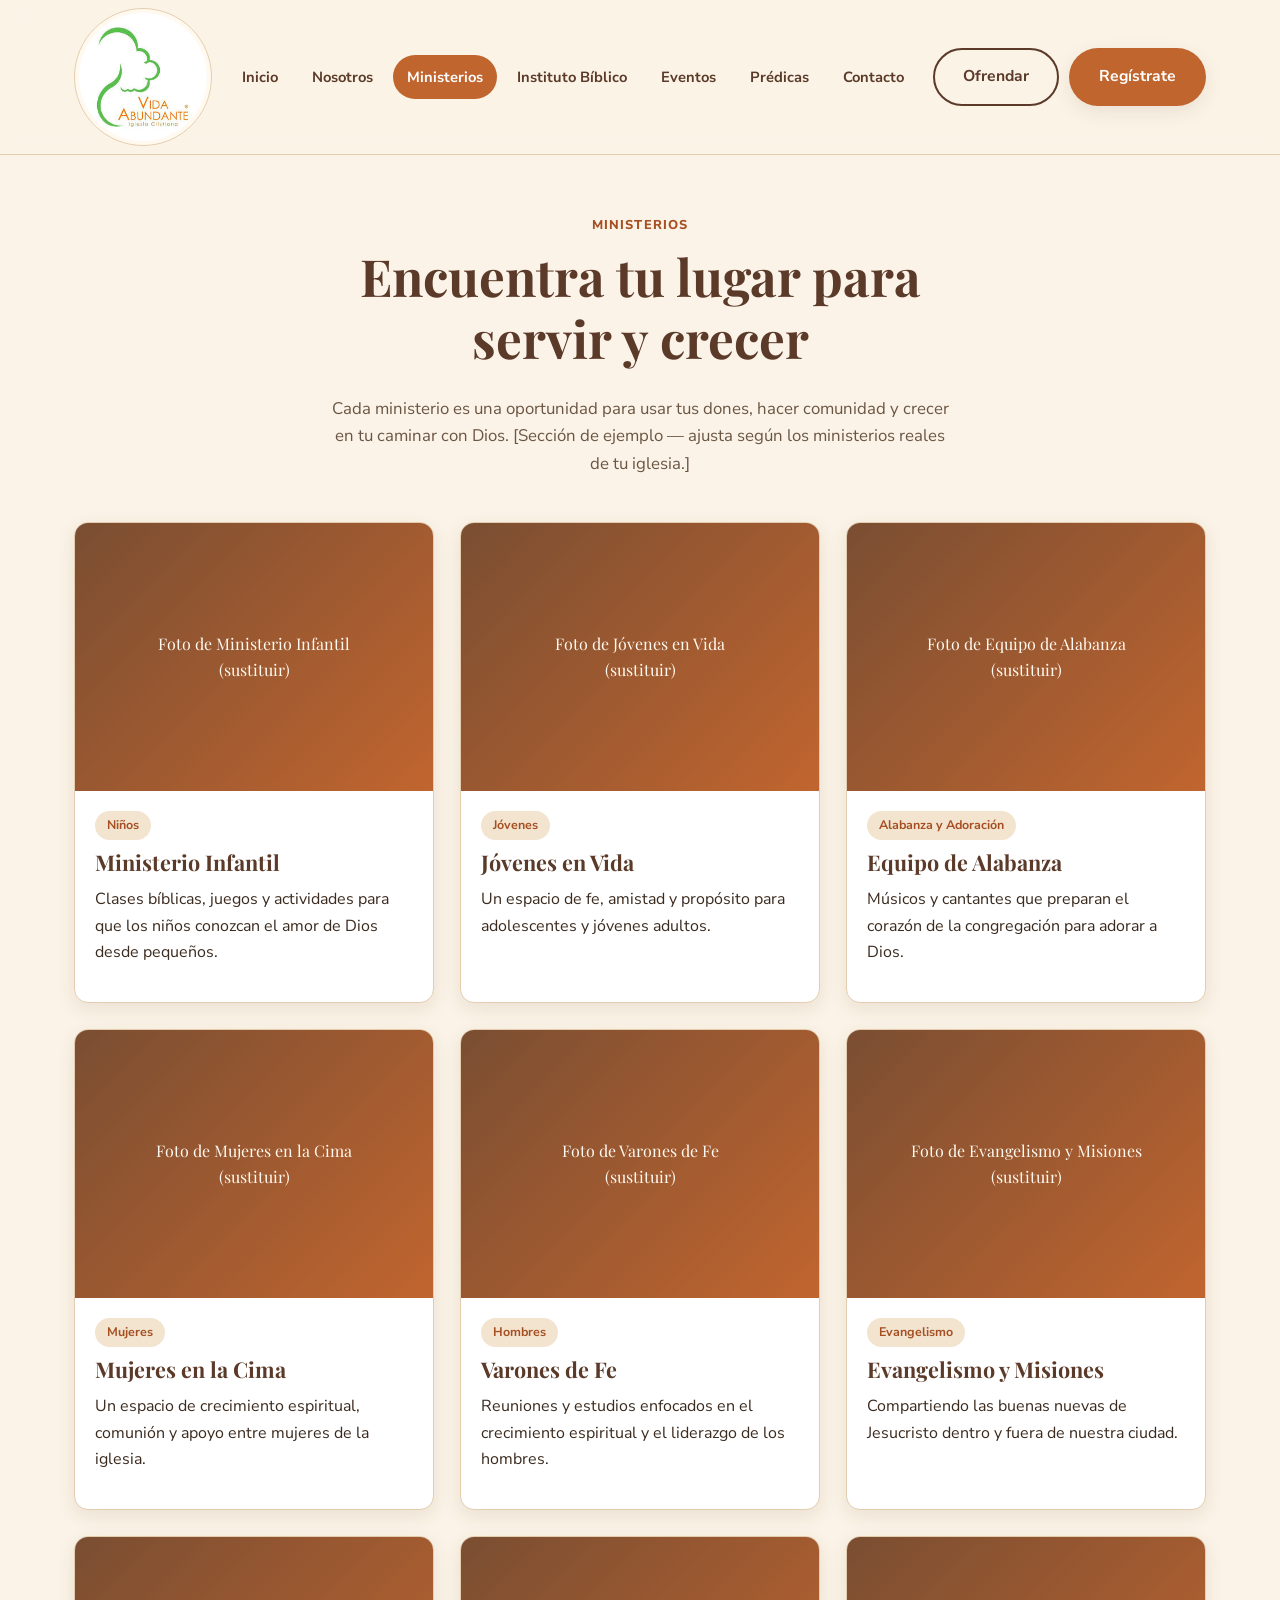
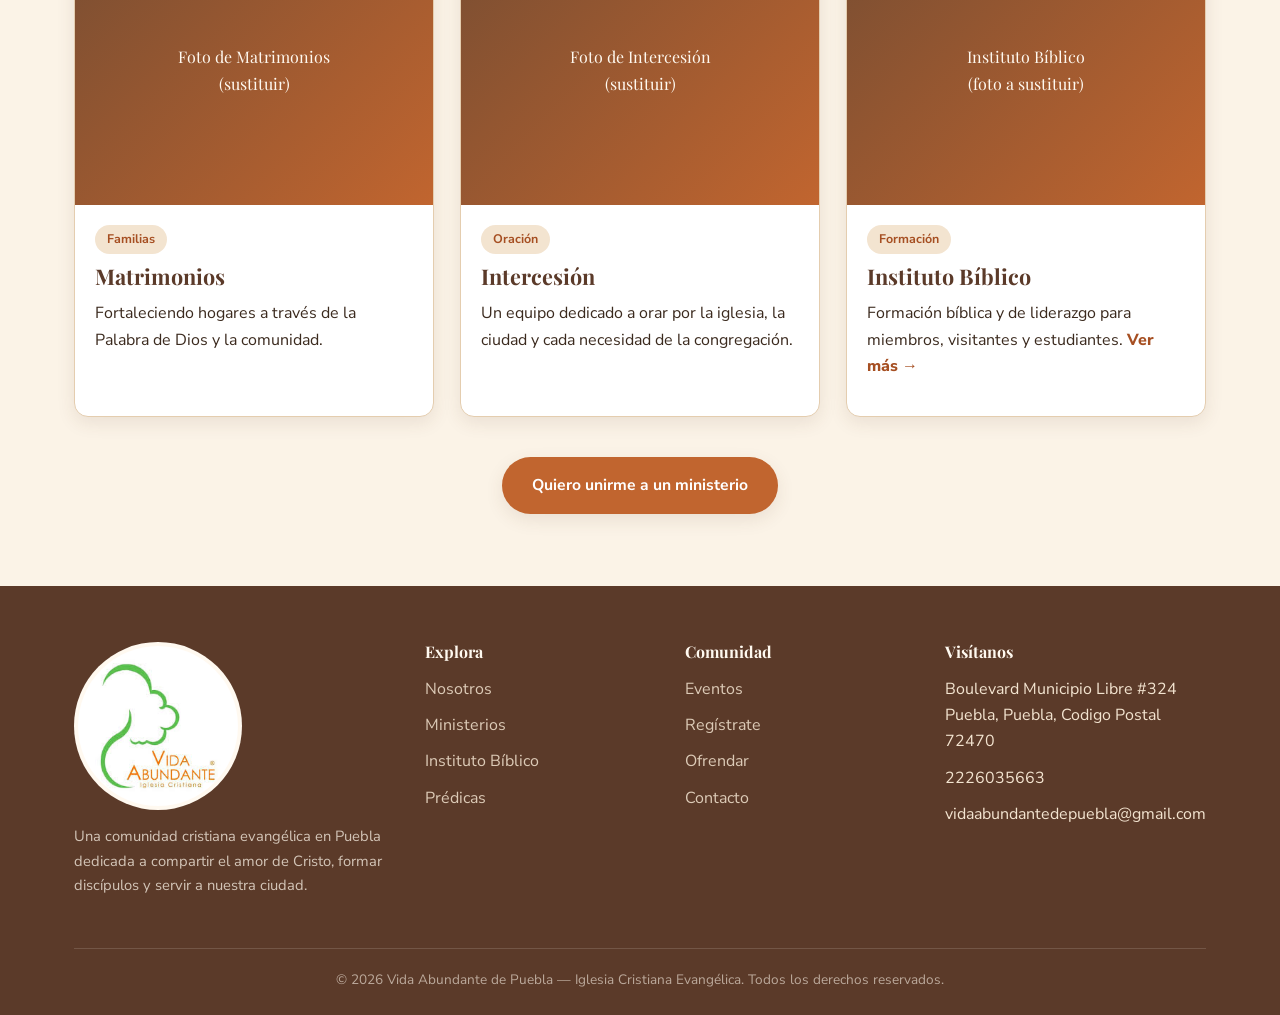
<file: ministerios.html>
<!DOCTYPE html>
<html lang="es">
<head>
<meta charset="UTF-8">
<meta name="viewport" content="width=device-width, initial-scale=1.0">
<title>Ministerios | Vida Abundante de Puebla</title>
<meta name="description" content="Conoce los ministerios de Vida Abundante de Puebla: niños, jóvenes, alabanza, damas, varones, evangelismo y más.">
<link rel="icon" href="assets/img/favicon.png">
<link rel="preconnect" href="https://fonts.googleapis.com">
<link rel="preconnect" href="https://fonts.gstatic.com" crossorigin>
<link href="https://fonts.googleapis.com/css2?family=Playfair+Display:wght@600;700&family=Nunito+Sans:wght@400;600;700;800&display=swap" rel="stylesheet">
<link rel="stylesheet" href="assets/css/style.css">
</head>
<body>

<header class="site-header">
  <div class="container">
    <nav class="nav">
      <a href="index.html" class="nav-brand">
        <img src="assets/img/logo.png" alt="Logo Vida Abundante de Puebla">
        <span>Vida Abundante<br><small>Iglesia Cristiana · Puebla</small></span>
      </a>
      <button class="nav-toggle" aria-label="Abrir menú"><span></span><span></span><span></span></button>
      <ul class="nav-links">
        <li><a href="index.html">Inicio</a></li>
        <li><a href="nosotros.html">Nosotros</a></li>
        <li><a href="ministerios.html">Ministerios</a></li>
        <li><a href="instituto-biblico.html">Instituto Bíblico</a></li>
        <li><a href="eventos.html">Eventos</a></li>
        <li><a href="sermones.html">Prédicas</a></li>
        <li><a href="contacto.html">Contacto</a></li>
        <li class="nav-links-extra"><a href="donaciones.html">Ofrendar</a></li>
        <li class="nav-links-extra"><a href="registro.html">Regístrate</a></li>
      </ul>
      <div class="nav-cta">
        <a href="donaciones.html" class="btn btn--outline"><span>Ofrendar</span></a>
        <a href="registro.html" class="btn btn--primary"><span>Regístrate</span></a>
      </div>
    </nav>
  </div>
</header>

<section class="section" style="padding-top:56px;">
  <div class="container section-header">
    <span class="section-eyebrow">Ministerios</span>
    <h1>Encuentra tu lugar para servir y crecer</h1>
    <p>Cada ministerio es una oportunidad para usar tus dones, hacer comunidad y crecer en tu caminar con Dios. [Sección de ejemplo — ajusta según los ministerios reales de tu iglesia.]</p>
  </div>

  <div class="container">
    <div class="grid grid--3">

      <div class="contents-wrap" data-field-list="ministerios">
      <div class="card--photo card">
        <div class="card-photo">Ministerio Infantil<br>(foto a sustituir)</div>
        <div class="card-body">
          <span class="badge">Niños</span>
          <h3>Ministerio Infantil</h3>
          <p>Clases bíblicas, juegos y actividades para que los niños conozcan el amor de Dios desde pequeños.</p>
        </div>
      </div>

      <div class="card--photo card">
        <div class="card-photo">Ministerio de Jóvenes<br>(foto a sustituir)</div>
        <div class="card-body">
          <span class="badge">Jóvenes</span>
          <h3>Jóvenes en Vida</h3>
          <p>Un espacio de fe, amistad y propósito para adolescentes y jóvenes adultos.</p>
        </div>
      </div>

      <div class="card--photo card">
        <div class="card-photo">Ministerio de Alabanza<br>(foto a sustituir)</div>
        <div class="card-body">
          <span class="badge">Alabanza y Adoración</span>
          <h3>Equipo de Alabanza</h3>
          <p>Músicos y cantantes que preparan el corazón de la congregación para adorar a Dios.</p>
        </div>
      </div>

      <div class="card--photo card">
        <div class="card-photo">Ministerio de Damas<br>(foto a sustituir)</div>
        <div class="card-body">
          <span class="badge">Mujeres</span>
          <h3>Mujeres en la Cima</h3>
          <p>Un espacio de crecimiento espiritual, comunión y apoyo entre mujeres de la iglesia.</p>
        </div>
      </div>

      <div class="card--photo card">
        <div class="card-photo">Ministerio de Varones<br>(foto a sustituir)</div>
        <div class="card-body">
          <span class="badge">Hombres</span>
          <h3>Varones de Fe</h3>
          <p>Reuniones y estudios enfocados en el crecimiento espiritual y el liderazgo de los hombres.</p>
        </div>
      </div>

      <div class="card--photo card">
        <div class="card-photo">Ministerio de Evangelismo<br>(foto a sustituir)</div>
        <div class="card-body">
          <span class="badge">Evangelismo</span>
          <h3>Evangelismo y Misiones</h3>
          <p>Compartiendo las buenas nuevas de Jesucristo dentro y fuera de nuestra ciudad.</p>
        </div>
      </div>

      <div class="card--photo card">
        <div class="card-photo">Ministerio de Matrimonios<br>(foto a sustituir)</div>
        <div class="card-body">
          <span class="badge">Familias</span>
          <h3>Matrimonios</h3>
          <p>Fortaleciendo hogares a través de la Palabra de Dios y la comunidad.</p>
        </div>
      </div>

      <div class="card--photo card">
        <div class="card-photo">Ministerio de Intercesión<br>(foto a sustituir)</div>
        <div class="card-body">
          <span class="badge">Oración</span>
          <h3>Intercesión</h3>
          <p>Un equipo dedicado a orar por la iglesia, la ciudad y cada necesidad de la congregación.</p>
        </div>
      </div>
      </div>

      <div class="card--photo card">
        <div class="card-photo">Instituto Bíblico<br>(foto a sustituir)</div>
        <div class="card-body">
          <span class="badge">Formación</span>
          <h3>Instituto Bíblico</h3>
          <p>Formación bíblica y de liderazgo para miembros, visitantes y estudiantes. <a href="instituto-biblico.html" style="color:var(--color-terracotta-dark);font-weight:800;">Ver más →</a></p>
        </div>
      </div>

    </div>

    <div class="text-center mt-lg">
      <a href="registro.html" class="btn btn--primary"><span>Quiero unirme a un ministerio</span></a>
    </div>
  </div>
</section>

<footer class="site-footer">
  <div class="container">
    <div class="footer-grid">
      <div class="footer-brand">
        <img src="assets/img/logo.png" alt="Logo Vida Abundante" style="height:168px;margin-bottom:14px;border-radius:50%;background:#FFF9F0;padding:4px;">
        <p>Una comunidad cristiana evangélica en Puebla dedicada a compartir el amor de Cristo, formar discípulos y servir a nuestra ciudad.</p>
      </div>
      <div>
        <h4>Explora</h4>
        <ul>
          <li><a href="nosotros.html">Nosotros</a></li>
          <li><a href="ministerios.html">Ministerios</a></li>
          <li><a href="instituto-biblico.html">Instituto Bíblico</a></li>
          <li><a href="sermones.html">Prédicas</a></li>
        </ul>
      </div>
      <div>
        <h4>Comunidad</h4>
        <ul>
          <li><a href="eventos.html">Eventos</a></li>
          <li><a href="registro.html">Regístrate</a></li>
          <li><a href="donaciones.html">Ofrendar</a></li>
          <li><a href="contacto.html">Contacto</a></li>
        </ul>
      </div>
      <div>
        <h4>Visítanos</h4>
        <ul>
          <li data-field="general.direccion">[Dirección de la iglesia — Puebla, Pue.]</li>
          <li data-field="general.telefono">[Teléfono / WhatsApp]</li>
          <li data-field="general.correo">[correo@vidaabundantepuebla.org]</li>
        </ul>
      </div>
    </div>
    <div class="footer-bottom">
      &copy; <span data-current-year></span> Vida Abundante de Puebla — Iglesia Cristiana Evangélica. Todos los derechos reservados.
    </div>
  </div>
</footer>

<script src="assets/js/main.js"></script>
<script src="assets/js/content-loader.js"></script>
</body>
</html>
</file>
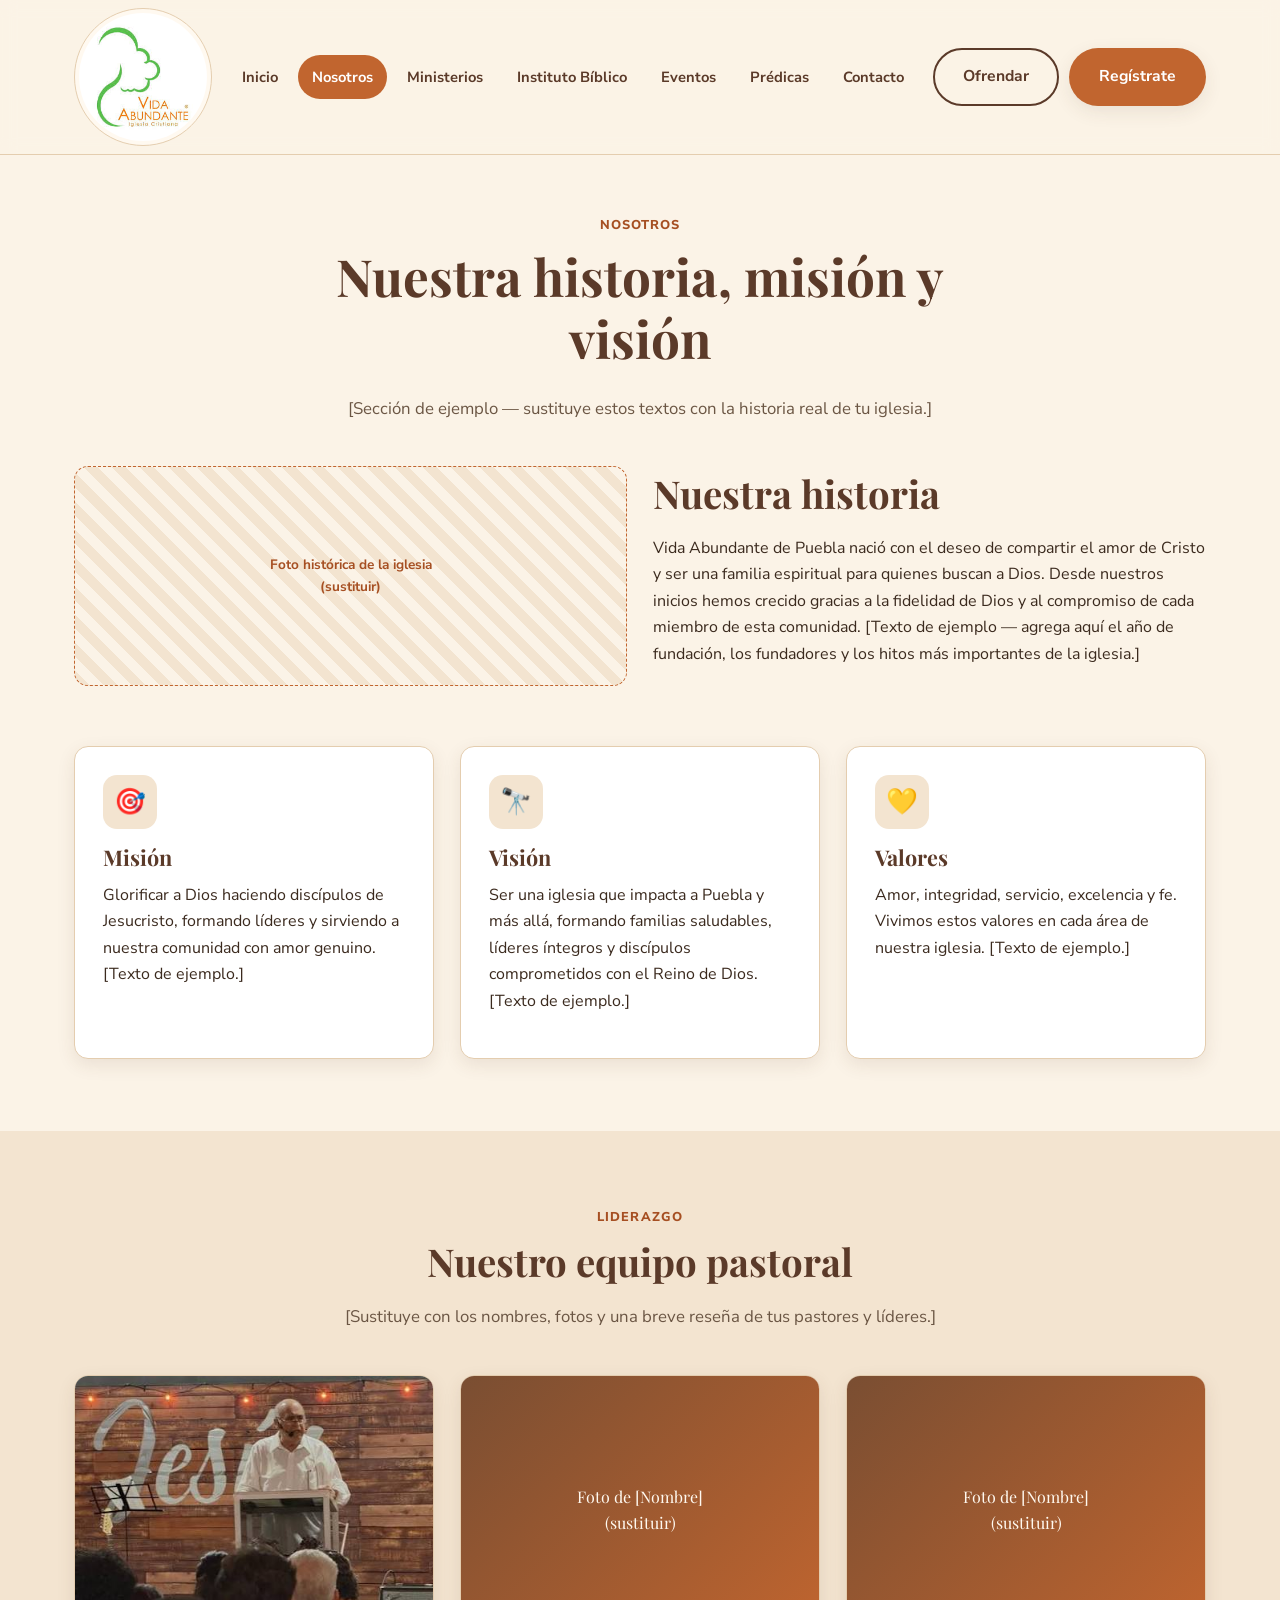
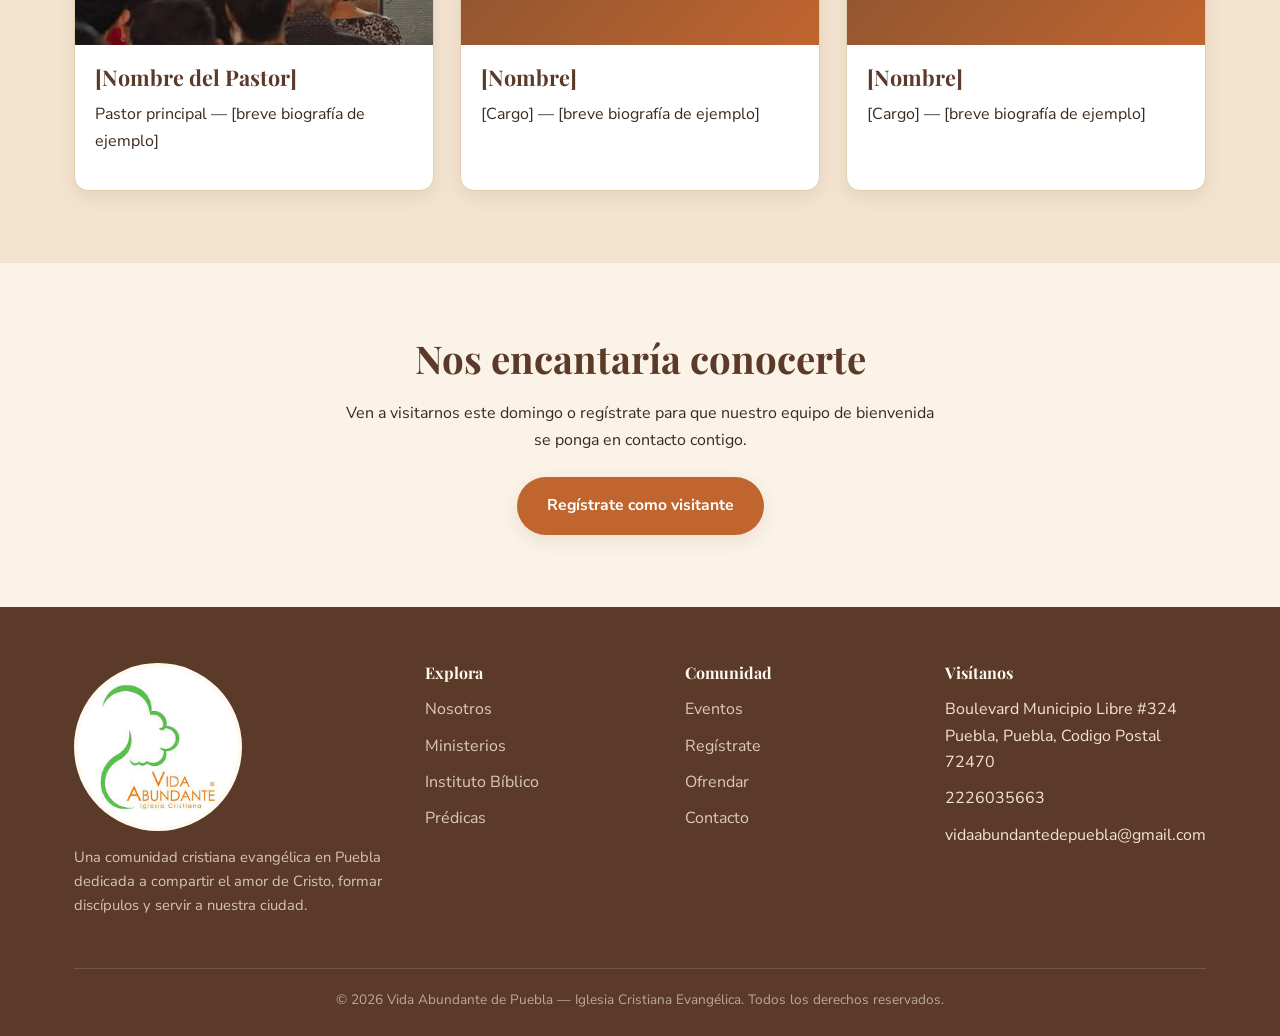
<file: nosotros.html>
<!DOCTYPE html>
<html lang="es">
<head>
<meta charset="UTF-8">
<meta name="viewport" content="width=device-width, initial-scale=1.0">
<title>Nosotros | Vida Abundante de Puebla</title>
<meta name="description" content="Conoce la historia, misión, visión y liderazgo de Vida Abundante de Puebla, iglesia cristiana evangélica.">
<link rel="icon" href="assets/img/favicon.png">
<link rel="preconnect" href="https://fonts.googleapis.com">
<link rel="preconnect" href="https://fonts.gstatic.com" crossorigin>
<link href="https://fonts.googleapis.com/css2?family=Playfair+Display:wght@600;700&family=Nunito+Sans:wght@400;600;700;800&display=swap" rel="stylesheet">
<link rel="stylesheet" href="assets/css/style.css">
</head>
<body>

<header class="site-header">
  <div class="container">
    <nav class="nav">
      <a href="index.html" class="nav-brand">
        <img src="assets/img/logo.png" alt="Logo Vida Abundante de Puebla">
        <span>Vida Abundante<br><small>Iglesia Cristiana · Puebla</small></span>
      </a>
      <button class="nav-toggle" aria-label="Abrir menú"><span></span><span></span><span></span></button>
      <ul class="nav-links">
        <li><a href="index.html">Inicio</a></li>
        <li><a href="nosotros.html">Nosotros</a></li>
        <li><a href="ministerios.html">Ministerios</a></li>
        <li><a href="instituto-biblico.html">Instituto Bíblico</a></li>
        <li><a href="eventos.html">Eventos</a></li>
        <li><a href="sermones.html">Prédicas</a></li>
        <li><a href="contacto.html">Contacto</a></li>
        <li class="nav-links-extra"><a href="donaciones.html">Ofrendar</a></li>
        <li class="nav-links-extra"><a href="registro.html">Regístrate</a></li>
      </ul>
      <div class="nav-cta">
        <a href="donaciones.html" class="btn btn--outline"><span>Ofrendar</span></a>
        <a href="registro.html" class="btn btn--primary"><span>Regístrate</span></a>
      </div>
    </nav>
  </div>
</header>

<section class="section" style="padding-top:56px;">
  <div class="container section-header">
    <span class="section-eyebrow">Nosotros</span>
    <h1>Nuestra historia, misión y visión</h1>
    <p>[Sección de ejemplo — sustituye estos textos con la historia real de tu iglesia.]</p>
  </div>

  <div class="container">
    <div class="grid grid--2" style="align-items:center; margin-bottom:60px;">
      <div class="placeholder-photo">Foto histórica de la iglesia<br>(sustituir)</div>
      <div>
        <h2>Nuestra historia</h2>
        <p data-field="nosotros.historia">Vida Abundante de Puebla nació con el deseo de compartir el amor de Cristo y ser una familia espiritual para quienes buscan a Dios. Desde nuestros inicios hemos crecido gracias a la fidelidad de Dios y al compromiso de cada miembro de esta comunidad. [Texto de ejemplo — agrega aquí el año de fundación, los fundadores y los hitos más importantes de la iglesia.]</p>
      </div>
    </div>

    <div class="grid grid--3">
      <div class="card">
        <div class="card-icon">🎯</div>
        <h3>Misión</h3>
        <p data-field="nosotros.mision">Glorificar a Dios haciendo discípulos de Jesucristo, formando líderes y sirviendo a nuestra comunidad con amor genuino. [Texto de ejemplo.]</p>
      </div>
      <div class="card">
        <div class="card-icon">🔭</div>
        <h3>Visión</h3>
        <p data-field="nosotros.vision">Ser una iglesia que impacta a Puebla y más allá, formando familias saludables, líderes íntegros y discípulos comprometidos con el Reino de Dios. [Texto de ejemplo.]</p>
      </div>
      <div class="card">
        <div class="card-icon">💛</div>
        <h3>Valores</h3>
        <p data-field="nosotros.valores">Amor, integridad, servicio, excelencia y fe. Vivimos estos valores en cada área de nuestra iglesia. [Texto de ejemplo.]</p>
      </div>
    </div>
  </div>
</section>

<section class="section section--alt">
  <div class="container">
    <div class="section-header">
      <span class="section-eyebrow">Liderazgo</span>
      <h2>Nuestro equipo pastoral</h2>
      <p>[Sustituye con los nombres, fotos y una breve reseña de tus pastores y líderes.]</p>
    </div>
    <div class="grid grid--3" data-field-list="liderazgo">
      <div class="card--photo card">
        <div class="card-photo">Foto del Pastor Principal<br>(sustituir)</div>
        <div class="card-body"><h3>[Nombre del Pastor]</h3><p>Pastor principal — [breve biografía de ejemplo].</p></div>
      </div>
      <div class="card--photo card">
        <div class="card-photo">Foto de Pastora / Co-pastor<br>(sustituir)</div>
        <div class="card-body"><h3>[Nombre]</h3><p>[Cargo] — [breve biografía de ejemplo].</p></div>
      </div>
      <div class="card--photo card">
        <div class="card-photo">Foto de Líder de Ministerio<br>(sustituir)</div>
        <div class="card-body"><h3>[Nombre]</h3><p>[Cargo] — [breve biografía de ejemplo].</p></div>
      </div>
    </div>
  </div>
</section>

<section class="section text-center">
  <div class="container">
    <h2>Nos encantaría conocerte</h2>
    <p style="max-width:600px;margin:0 auto 24px auto;">Ven a visitarnos este domingo o regístrate para que nuestro equipo de bienvenida se ponga en contacto contigo.</p>
    <a href="registro.html" class="btn btn--primary"><span>Regístrate como visitante</span></a>
  </div>
</section>

<footer class="site-footer">
  <div class="container">
    <div class="footer-grid">
      <div class="footer-brand">
        <img src="assets/img/logo.png" alt="Logo Vida Abundante" style="height:168px;margin-bottom:14px;border-radius:50%;background:#FFF9F0;padding:4px;">
        <p>Una comunidad cristiana evangélica en Puebla dedicada a compartir el amor de Cristo, formar discípulos y servir a nuestra ciudad.</p>
      </div>
      <div>
        <h4>Explora</h4>
        <ul>
          <li><a href="nosotros.html">Nosotros</a></li>
          <li><a href="ministerios.html">Ministerios</a></li>
          <li><a href="instituto-biblico.html">Instituto Bíblico</a></li>
          <li><a href="sermones.html">Prédicas</a></li>
        </ul>
      </div>
      <div>
        <h4>Comunidad</h4>
        <ul>
          <li><a href="eventos.html">Eventos</a></li>
          <li><a href="registro.html">Regístrate</a></li>
          <li><a href="donaciones.html">Ofrendar</a></li>
          <li><a href="contacto.html">Contacto</a></li>
        </ul>
      </div>
      <div>
        <h4>Visítanos</h4>
        <ul>
          <li data-field="general.direccion">[Dirección de la iglesia — Puebla, Pue.]</li>
          <li data-field="general.telefono">[Teléfono / WhatsApp]</li>
          <li data-field="general.correo">[correo@vidaabundantepuebla.org]</li>
        </ul>
      </div>
    </div>
    <div class="footer-bottom">
      &copy; <span data-current-year></span> Vida Abundante de Puebla — Iglesia Cristiana Evangélica. Todos los derechos reservados.
    </div>
  </div>
</footer>

<script src="assets/js/main.js"></script>
<script src="assets/js/content-loader.js"></script>
</body>
</html>
</file>
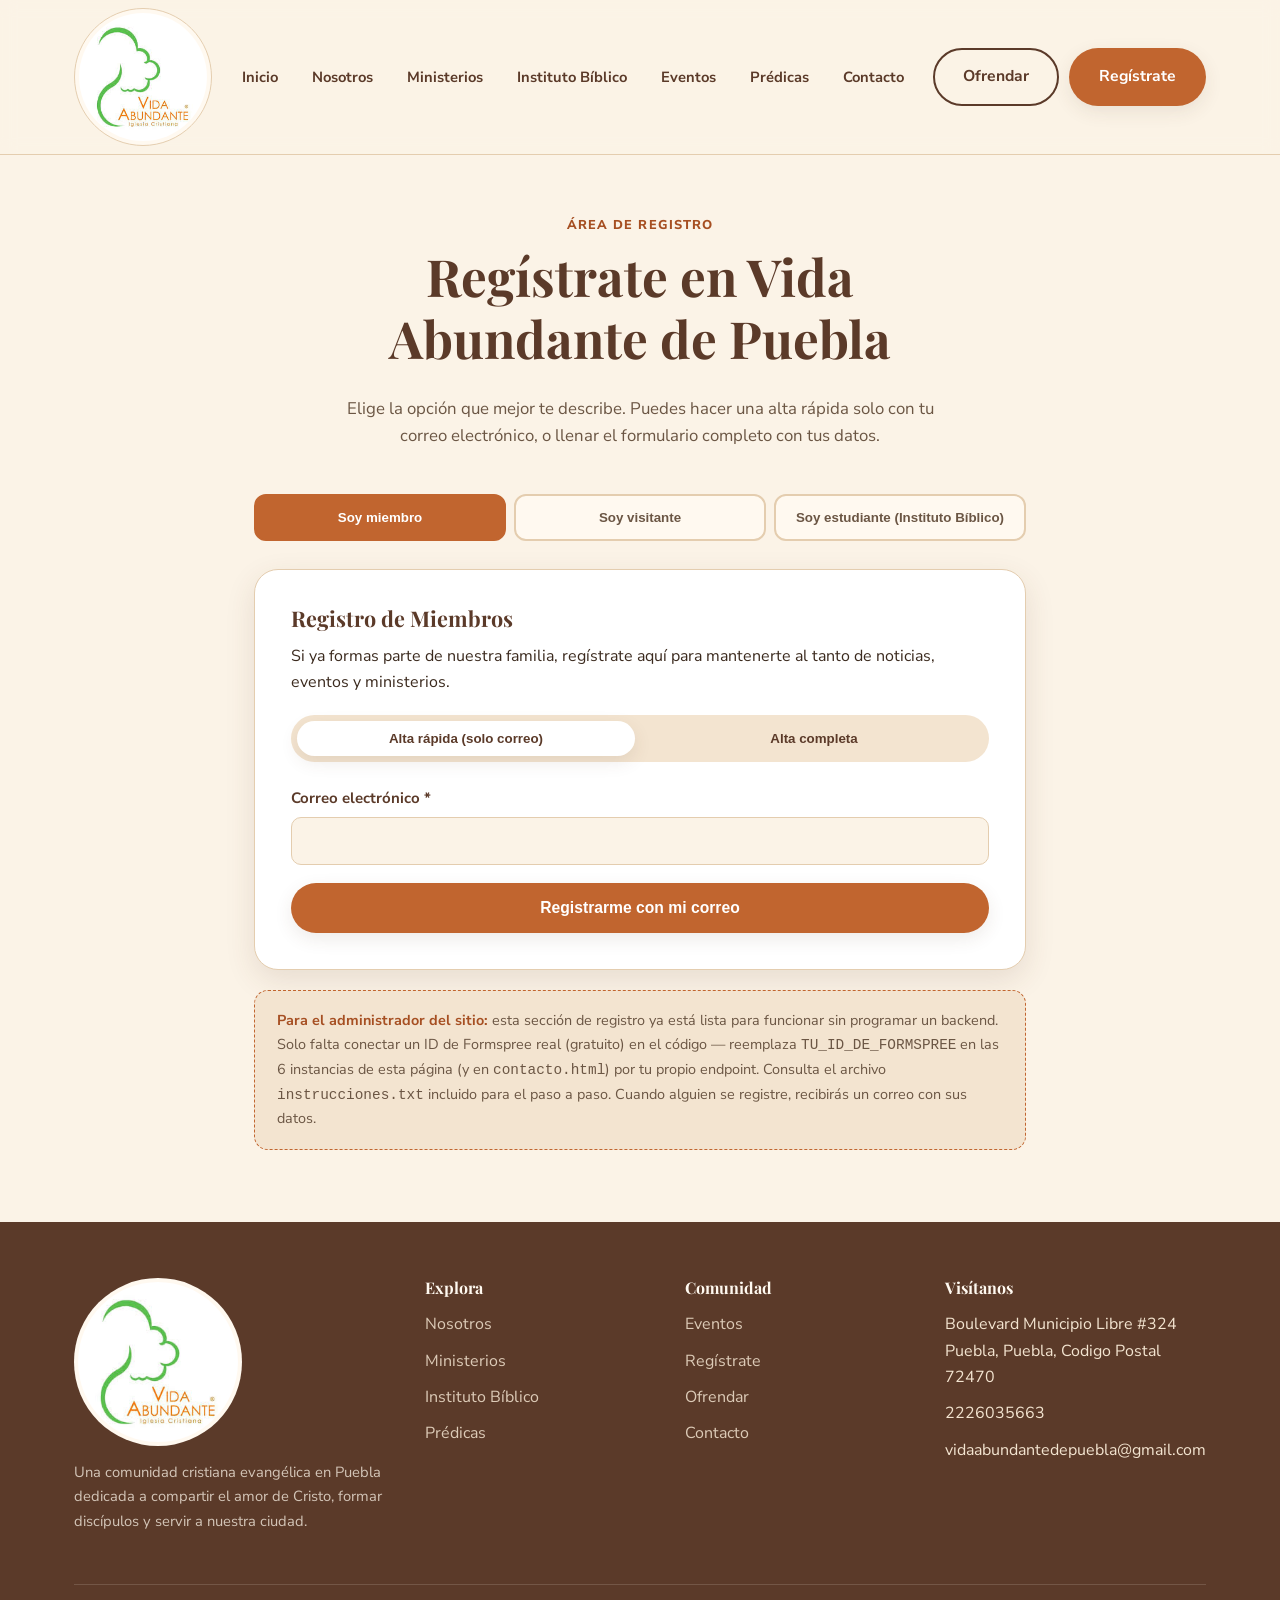
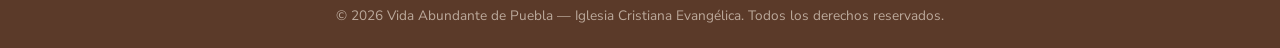
<file: registro.html>
<!DOCTYPE html>
<html lang="es">
<head>
<meta charset="UTF-8">
<meta name="viewport" content="width=device-width, initial-scale=1.0">
<title>Regístrate | Vida Abundante de Puebla</title>
<meta name="description" content="Regístrate como miembro, visitante o estudiante del Instituto Bíblico de Vida Abundante de Puebla.">
<link rel="icon" href="assets/img/favicon.png">
<link rel="preconnect" href="https://fonts.googleapis.com">
<link rel="preconnect" href="https://fonts.gstatic.com" crossorigin>
<link href="https://fonts.googleapis.com/css2?family=Playfair+Display:wght@600;700&family=Nunito+Sans:wght@400;600;700;800&display=swap" rel="stylesheet">
<link rel="stylesheet" href="assets/css/style.css">
</head>
<body>

<header class="site-header">
  <div class="container">
    <nav class="nav">
      <a href="index.html" class="nav-brand">
        <img src="assets/img/logo.png" alt="Logo Vida Abundante de Puebla">
        <span>Vida Abundante<br><small>Iglesia Cristiana · Puebla</small></span>
      </a>
      <button class="nav-toggle" aria-label="Abrir menú"><span></span><span></span><span></span></button>
      <ul class="nav-links">
        <li><a href="index.html">Inicio</a></li>
        <li><a href="nosotros.html">Nosotros</a></li>
        <li><a href="ministerios.html">Ministerios</a></li>
        <li><a href="instituto-biblico.html">Instituto Bíblico</a></li>
        <li><a href="eventos.html">Eventos</a></li>
        <li><a href="sermones.html">Prédicas</a></li>
        <li><a href="contacto.html">Contacto</a></li>
        <li class="nav-links-extra"><a href="donaciones.html">Ofrendar</a></li>
        <li class="nav-links-extra"><a href="registro.html">Regístrate</a></li>
      </ul>
      <div class="nav-cta">
        <a href="donaciones.html" class="btn btn--outline"><span>Ofrendar</span></a>
        <a href="registro.html" class="btn btn--primary"><span>Regístrate</span></a>
      </div>
    </nav>
  </div>
</header>

<section class="section" style="padding-top:56px;">
  <div class="container section-header">
    <span class="section-eyebrow">Área de registro</span>
    <h1>Regístrate en Vida Abundante de Puebla</h1>
    <p>Elige la opción que mejor te describe. Puedes hacer una alta rápida solo con tu correo electrónico, o llenar el formulario completo con tus datos.</p>
  </div>

  <div class="container" style="max-width:820px;">

    <div class="tabs" data-tab-group="registro">
      <button type="button" class="tab-btn active" data-tab-target="miembros">Soy miembro</button>
      <button type="button" class="tab-btn" data-tab-target="visitantes">Soy visitante</button>
      <button type="button" class="tab-btn" data-tab-target="estudiantes">Soy estudiante (Instituto Bíblico)</button>
    </div>

    <!-- ===================== MIEMBROS ===================== -->
    <div class="tab-panel active" data-tab-panel="registro" data-tab-id="miembros">
      <div class="form-panel">
        <h3>Registro de Miembros</h3>
        <p class="hint" style="margin-bottom:20px;">Si ya formas parte de nuestra familia, regístrate aquí para mantenerte al tanto de noticias, eventos y ministerios.</p>

        <div class="reg-mode-toggle" data-mode-group="miembros">
          <button type="button" class="reg-mode-btn active" data-mode-target="miembros-rapido">Alta rápida (solo correo)</button>
          <button type="button" class="reg-mode-btn" data-mode-target="miembros-completo">Alta completa</button>
        </div>

        <!-- Alta rápida -->
        <div data-mode-panel="miembros-rapido" style="display:block;">
          <div class="alert alert--success">¡Gracias por registrarte! Muy pronto recibirás noticias de la iglesia.</div>
          <div class="alert alert--error"></div>
          <form data-ajax-form novalidate action="https://formspree.io/f/TU_ID_DE_FORMSPREE" method="POST">
            <input type="hidden" name="Tipo de usuario" value="Miembro">
            <input type="hidden" name="Tipo de registro" value="Alta rápida (solo correo)">
            <input type="hidden" name="_subject" value="Nuevo registro rápido: Miembro — Vida Abundante Puebla">
            <div class="form-row">
              <label for="m-email-rapido">Correo electrónico *</label>
              <input type="email" id="m-email-rapido" name="Correo electrónico" required>
              <div class="form-error-msg">Escribe un correo electrónico válido.</div>
            </div>
            <button type="submit" class="btn btn--primary btn--block"><span>Registrarme con mi correo</span></button>
          </form>
        </div>

        <!-- Alta completa -->
        <div data-mode-panel="miembros-completo" style="display:none;">
          <div class="alert alert--success">¡Gracias por registrarte! Muy pronto recibirás noticias de la iglesia.</div>
          <div class="alert alert--error"></div>
          <form data-ajax-form novalidate action="https://formspree.io/f/TU_ID_DE_FORMSPREE" method="POST">
            <input type="hidden" name="Tipo de usuario" value="Miembro">
            <input type="hidden" name="Tipo de registro" value="Alta completa">
            <input type="hidden" name="_subject" value="Nuevo registro completo: Miembro — Vida Abundante Puebla">
            <div class="form-row">
              <label for="m-nombre">Nombre completo *</label>
              <input type="text" id="m-nombre" name="Nombre completo" required>
              <div class="form-error-msg">Escribe tu nombre completo.</div>
            </div>
            <div class="form-grid-2">
              <div class="form-row">
                <label for="m-telefono">Teléfono *</label>
                <input type="tel" id="m-telefono" name="Teléfono" required>
                <div class="form-error-msg">Escribe tu teléfono.</div>
              </div>
              <div class="form-row">
                <label for="m-email">Correo electrónico *</label>
                <input type="email" id="m-email" name="Correo electrónico" required>
                <div class="form-error-msg">Escribe un correo electrónico válido.</div>
              </div>
            </div>
            <div class="form-grid-2">
              <div class="form-row">
                <label for="m-iglesia">Iglesia de origen</label>
                <input type="text" id="m-iglesia" name="Iglesia de origen" placeholder="Ej. Vida Abundante de Puebla">
              </div>
              <div class="form-row">
                <label for="m-cargo">Cargo en su iglesia</label>
                <input type="text" id="m-cargo" name="Cargo en su iglesia" placeholder="Ej. Líder de ministerio, miembro, etc.">
              </div>
            </div>
            <button type="submit" class="btn btn--primary btn--block"><span>Enviar registro</span></button>
          </form>
        </div>
      </div>
    </div>

    <!-- ===================== VISITANTES ===================== -->
    <div class="tab-panel" data-tab-panel="registro" data-tab-id="visitantes">
      <div class="form-panel">
        <h3>Registro de Visitantes</h3>
        <p class="hint" style="margin-bottom:20px;">¡Qué alegría que nos visites! Regístrate para que nuestro equipo de bienvenida se ponga en contacto contigo.</p>

        <div class="reg-mode-toggle" data-mode-group="visitantes">
          <button type="button" class="reg-mode-btn active" data-mode-target="visitantes-rapido">Alta rápida (solo correo)</button>
          <button type="button" class="reg-mode-btn" data-mode-target="visitantes-completo">Alta completa</button>
        </div>

        <!-- Alta rápida -->
        <div data-mode-panel="visitantes-rapido" style="display:block;">
          <div class="alert alert--success">¡Gracias por registrarte! Esperamos verte pronto.</div>
          <div class="alert alert--error"></div>
          <form data-ajax-form novalidate action="https://formspree.io/f/TU_ID_DE_FORMSPREE" method="POST">
            <input type="hidden" name="Tipo de usuario" value="Visitante">
            <input type="hidden" name="Tipo de registro" value="Alta rápida (solo correo)">
            <input type="hidden" name="_subject" value="Nuevo registro rápido: Visitante — Vida Abundante Puebla">
            <div class="form-row">
              <label for="v-email-rapido">Correo electrónico *</label>
              <input type="email" id="v-email-rapido" name="Correo electrónico" required>
              <div class="form-error-msg">Escribe un correo electrónico válido.</div>
            </div>
            <button type="submit" class="btn btn--primary btn--block"><span>Registrarme con mi correo</span></button>
          </form>
        </div>

        <!-- Alta completa -->
        <div data-mode-panel="visitantes-completo" style="display:none;">
          <div class="alert alert--success">¡Gracias por registrarte! Esperamos verte pronto.</div>
          <div class="alert alert--error"></div>
          <form data-ajax-form novalidate action="https://formspree.io/f/TU_ID_DE_FORMSPREE" method="POST">
            <input type="hidden" name="Tipo de usuario" value="Visitante">
            <input type="hidden" name="Tipo de registro" value="Alta completa">
            <input type="hidden" name="_subject" value="Nuevo registro completo: Visitante — Vida Abundante Puebla">
            <div class="form-row">
              <label for="v-nombre">Nombre completo *</label>
              <input type="text" id="v-nombre" name="Nombre completo" required>
              <div class="form-error-msg">Escribe tu nombre completo.</div>
            </div>
            <div class="form-grid-2">
              <div class="form-row">
                <label for="v-telefono">Teléfono *</label>
                <input type="tel" id="v-telefono" name="Teléfono" required>
                <div class="form-error-msg">Escribe tu teléfono.</div>
              </div>
              <div class="form-row">
                <label for="v-email">Correo electrónico *</label>
                <input type="email" id="v-email" name="Correo electrónico" required>
                <div class="form-error-msg">Escribe un correo electrónico válido.</div>
              </div>
            </div>
            <div class="form-grid-2">
              <div class="form-row">
                <label for="v-iglesia">Iglesia de origen</label>
                <input type="text" id="v-iglesia" name="Iglesia de origen" placeholder="Si asistes a otra iglesia">
              </div>
              <div class="form-row">
                <label for="v-cargo">Cargo en su iglesia</label>
                <input type="text" id="v-cargo" name="Cargo en su iglesia" placeholder="Opcional">
              </div>
            </div>
            <button type="submit" class="btn btn--primary btn--block"><span>Enviar registro</span></button>
          </form>
        </div>
      </div>
    </div>

    <!-- ===================== ESTUDIANTES ===================== -->
    <div class="tab-panel" data-tab-panel="registro" data-tab-id="estudiantes">
      <div class="form-panel">
        <h3>Registro de Estudiantes — Instituto Bíblico</h3>
        <p class="hint" style="margin-bottom:20px;">Inscríbete al Instituto Bíblico Vida Abundante y comienza tu formación.</p>

        <div class="reg-mode-toggle" data-mode-group="estudiantes">
          <button type="button" class="reg-mode-btn active" data-mode-target="estudiantes-rapido">Alta rápida (solo correo)</button>
          <button type="button" class="reg-mode-btn" data-mode-target="estudiantes-completo">Alta completa</button>
        </div>

        <!-- Alta rápida -->
        <div data-mode-panel="estudiantes-rapido" style="display:block;">
          <div class="alert alert--success">¡Gracias por registrarte! Te contactaremos con los detalles del Instituto Bíblico.</div>
          <div class="alert alert--error"></div>
          <form data-ajax-form novalidate action="https://formspree.io/f/TU_ID_DE_FORMSPREE" method="POST">
            <input type="hidden" name="Tipo de usuario" value="Estudiante - Instituto Bíblico">
            <input type="hidden" name="Tipo de registro" value="Alta rápida (solo correo)">
            <input type="hidden" name="_subject" value="Nuevo registro rápido: Estudiante Instituto Bíblico — Vida Abundante Puebla">
            <div class="form-row">
              <label for="e-email-rapido">Correo electrónico *</label>
              <input type="email" id="e-email-rapido" name="Correo electrónico" required>
              <div class="form-error-msg">Escribe un correo electrónico válido.</div>
            </div>
            <button type="submit" class="btn btn--primary btn--block"><span>Registrarme con mi correo</span></button>
          </form>
        </div>

        <!-- Alta completa -->
        <div data-mode-panel="estudiantes-completo" style="display:none;">
          <div class="alert alert--success">¡Gracias por registrarte! Te contactaremos con los detalles del Instituto Bíblico.</div>
          <div class="alert alert--error"></div>
          <form data-ajax-form novalidate action="https://formspree.io/f/TU_ID_DE_FORMSPREE" method="POST">
            <input type="hidden" name="Tipo de usuario" value="Estudiante - Instituto Bíblico">
            <input type="hidden" name="Tipo de registro" value="Alta completa">
            <input type="hidden" name="_subject" value="Nuevo registro completo: Estudiante Instituto Bíblico — Vida Abundante Puebla">
            <div class="form-row">
              <label for="e-nombre">Nombre completo *</label>
              <input type="text" id="e-nombre" name="Nombre completo" required>
              <div class="form-error-msg">Escribe tu nombre completo.</div>
            </div>
            <div class="form-grid-2">
              <div class="form-row">
                <label for="e-telefono">Teléfono *</label>
                <input type="tel" id="e-telefono" name="Teléfono" required>
                <div class="form-error-msg">Escribe tu teléfono.</div>
              </div>
              <div class="form-row">
                <label for="e-email">Correo electrónico *</label>
                <input type="email" id="e-email" name="Correo electrónico" required>
                <div class="form-error-msg">Escribe un correo electrónico válido.</div>
              </div>
            </div>
            <div class="form-grid-2">
              <div class="form-row">
                <label for="e-iglesia">Iglesia de origen *</label>
                <input type="text" id="e-iglesia" name="Iglesia de origen" required>
                <div class="form-error-msg">Escribe tu iglesia de origen.</div>
              </div>
              <div class="form-row">
                <label for="e-cargo">Cargo en su iglesia *</label>
                <input type="text" id="e-cargo" name="Cargo en su iglesia" required placeholder="Ej. Miembro, líder, diácono...">
                <div class="form-error-msg">Escribe tu cargo en tu iglesia.</div>
              </div>
            </div>
            <button type="submit" class="btn btn--primary btn--block"><span>Enviar inscripción</span></button>
          </form>
        </div>
      </div>
    </div>

    <div class="setup-note">
      <strong>Para el administrador del sitio:</strong> esta sección de registro ya está lista para funcionar sin programar un backend. Solo falta conectar un ID de Formspree real (gratuito) en el código — reemplaza <code>TU_ID_DE_FORMSPREE</code> en las 6 instancias de esta página (y en <code>contacto.html</code>) por tu propio endpoint. Consulta el archivo <code>instrucciones.txt</code> incluido para el paso a paso. Cuando alguien se registre, recibirás un correo con sus datos.
    </div>

  </div>
</section>

<footer class="site-footer">
  <div class="container">
    <div class="footer-grid">
      <div class="footer-brand">
        <img src="assets/img/logo.png" alt="Logo Vida Abundante" style="height:168px;margin-bottom:14px;border-radius:50%;background:#FFF9F0;padding:4px;">
        <p>Una comunidad cristiana evangélica en Puebla dedicada a compartir el amor de Cristo, formar discípulos y servir a nuestra ciudad.</p>
      </div>
      <div>
        <h4>Explora</h4>
        <ul>
          <li><a href="nosotros.html">Nosotros</a></li>
          <li><a href="ministerios.html">Ministerios</a></li>
          <li><a href="instituto-biblico.html">Instituto Bíblico</a></li>
          <li><a href="sermones.html">Prédicas</a></li>
        </ul>
      </div>
      <div>
        <h4>Comunidad</h4>
        <ul>
          <li><a href="eventos.html">Eventos</a></li>
          <li><a href="registro.html">Regístrate</a></li>
          <li><a href="donaciones.html">Ofrendar</a></li>
          <li><a href="contacto.html">Contacto</a></li>
        </ul>
      </div>
      <div>
        <h4>Visítanos</h4>
        <ul>
          <li data-field="general.direccion">[Dirección de la iglesia — Puebla, Pue.]</li>
          <li data-field="general.telefono">[Teléfono / WhatsApp]</li>
          <li data-field="general.correo">[correo@vidaabundantepuebla.org]</li>
        </ul>
      </div>
    </div>
    <div class="footer-bottom">
      &copy; <span data-current-year></span> Vida Abundante de Puebla — Iglesia Cristiana Evangélica. Todos los derechos reservados.
    </div>
  </div>
</footer>

<script src="assets/js/main.js"></script>
<script src="assets/js/content-loader.js"></script>
</body>
</html>
</file>
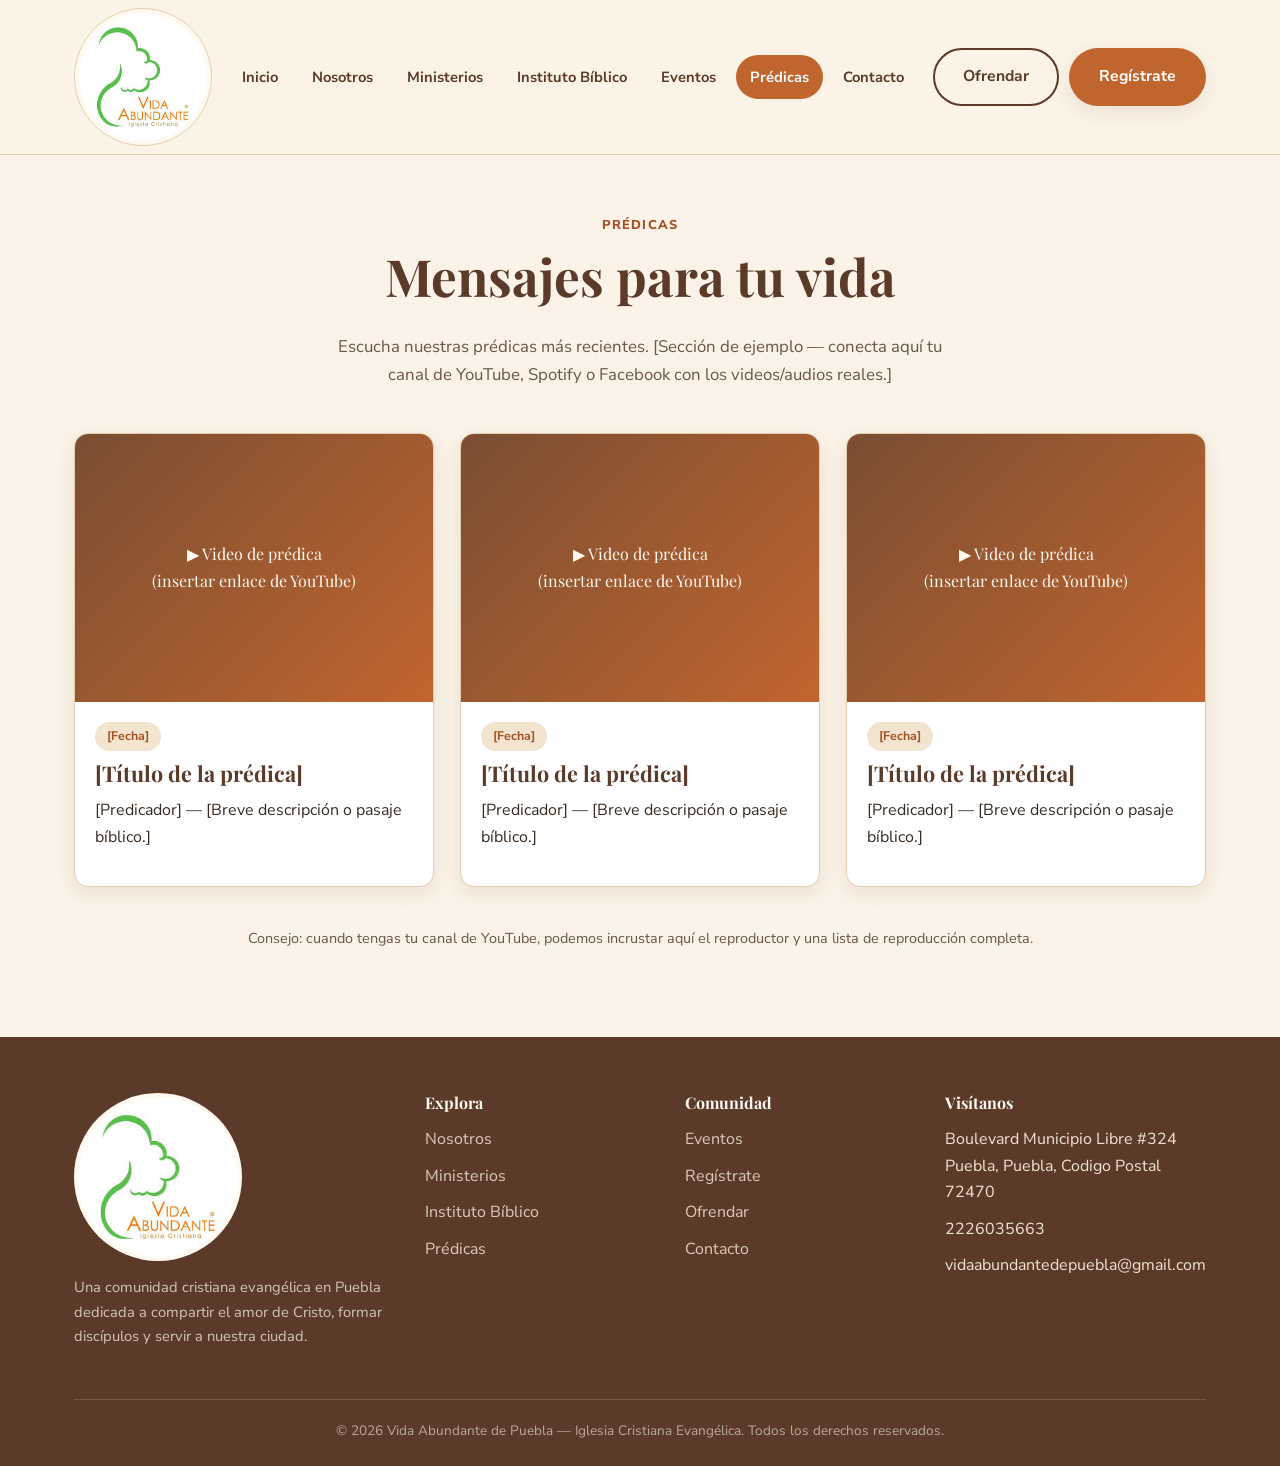
<file: sermones.html>
<!DOCTYPE html>
<html lang="es">
<head>
<meta charset="UTF-8">
<meta name="viewport" content="width=device-width, initial-scale=1.0">
<title>Prédicas | Vida Abundante de Puebla</title>
<meta name="description" content="Escucha y comparte las prédicas más recientes de Vida Abundante de Puebla.">
<link rel="icon" href="assets/img/favicon.png">
<link rel="preconnect" href="https://fonts.googleapis.com">
<link rel="preconnect" href="https://fonts.gstatic.com" crossorigin>
<link href="https://fonts.googleapis.com/css2?family=Playfair+Display:wght@600;700&family=Nunito+Sans:wght@400;600;700;800&display=swap" rel="stylesheet">
<link rel="stylesheet" href="assets/css/style.css">
</head>
<body>

<header class="site-header">
  <div class="container">
    <nav class="nav">
      <a href="index.html" class="nav-brand">
        <img src="assets/img/logo.png" alt="Logo Vida Abundante de Puebla">
        <span>Vida Abundante<br><small>Iglesia Cristiana · Puebla</small></span>
      </a>
      <button class="nav-toggle" aria-label="Abrir menú"><span></span><span></span><span></span></button>
      <ul class="nav-links">
        <li><a href="index.html">Inicio</a></li>
        <li><a href="nosotros.html">Nosotros</a></li>
        <li><a href="ministerios.html">Ministerios</a></li>
        <li><a href="instituto-biblico.html">Instituto Bíblico</a></li>
        <li><a href="eventos.html">Eventos</a></li>
        <li><a href="sermones.html">Prédicas</a></li>
        <li><a href="contacto.html">Contacto</a></li>
        <li class="nav-links-extra"><a href="donaciones.html">Ofrendar</a></li>
        <li class="nav-links-extra"><a href="registro.html">Regístrate</a></li>
      </ul>
      <div class="nav-cta">
        <a href="donaciones.html" class="btn btn--outline"><span>Ofrendar</span></a>
        <a href="registro.html" class="btn btn--primary"><span>Regístrate</span></a>
      </div>
    </nav>
  </div>
</header>

<section class="section" style="padding-top:56px;">
  <div class="container section-header">
    <span class="section-eyebrow">Prédicas</span>
    <h1>Mensajes para tu vida</h1>
    <p>Escucha nuestras prédicas más recientes. [Sección de ejemplo — conecta aquí tu canal de YouTube, Spotify o Facebook con los videos/audios reales.]</p>
  </div>

  <div class="container">
    <div class="grid grid--3">
      <div class="card--photo card">
        <div class="card-photo">▶ Video de prédica<br>(insertar enlace de YouTube)</div>
        <div class="card-body">
          <span class="badge">[Fecha]</span>
          <h3>[Título de la prédica]</h3>
          <p>[Predicador] — [Breve descripción o pasaje bíblico.]</p>
        </div>
      </div>
      <div class="card--photo card">
        <div class="card-photo">▶ Video de prédica<br>(insertar enlace de YouTube)</div>
        <div class="card-body">
          <span class="badge">[Fecha]</span>
          <h3>[Título de la prédica]</h3>
          <p>[Predicador] — [Breve descripción o pasaje bíblico.]</p>
        </div>
      </div>
      <div class="card--photo card">
        <div class="card-photo">▶ Video de prédica<br>(insertar enlace de YouTube)</div>
        <div class="card-body">
          <span class="badge">[Fecha]</span>
          <h3>[Título de la prédica]</h3>
          <p>[Predicador] — [Breve descripción o pasaje bíblico.]</p>
        </div>
      </div>
    </div>
    <div class="text-center mt-lg">
      <p style="color:var(--color-text-soft);font-size:0.9rem;">Consejo: cuando tengas tu canal de YouTube, podemos incrustar aquí el reproductor y una lista de reproducción completa.</p>
    </div>
  </div>
</section>

<footer class="site-footer">
  <div class="container">
    <div class="footer-grid">
      <div class="footer-brand">
        <img src="assets/img/logo.png" alt="Logo Vida Abundante" style="height:168px;margin-bottom:14px;border-radius:50%;background:#FFF9F0;padding:4px;">
        <p>Una comunidad cristiana evangélica en Puebla dedicada a compartir el amor de Cristo, formar discípulos y servir a nuestra ciudad.</p>
      </div>
      <div>
        <h4>Explora</h4>
        <ul>
          <li><a href="nosotros.html">Nosotros</a></li>
          <li><a href="ministerios.html">Ministerios</a></li>
          <li><a href="instituto-biblico.html">Instituto Bíblico</a></li>
          <li><a href="sermones.html">Prédicas</a></li>
        </ul>
      </div>
      <div>
        <h4>Comunidad</h4>
        <ul>
          <li><a href="eventos.html">Eventos</a></li>
          <li><a href="registro.html">Regístrate</a></li>
          <li><a href="donaciones.html">Ofrendar</a></li>
          <li><a href="contacto.html">Contacto</a></li>
        </ul>
      </div>
      <div>
        <h4>Visítanos</h4>
        <ul>
          <li data-field="general.direccion">[Dirección de la iglesia — Puebla, Pue.]</li>
          <li data-field="general.telefono">[Teléfono / WhatsApp]</li>
          <li data-field="general.correo">[correo@vidaabundantepuebla.org]</li>
        </ul>
      </div>
    </div>
    <div class="footer-bottom">
      &copy; <span data-current-year></span> Vida Abundante de Puebla — Iglesia Cristiana Evangélica. Todos los derechos reservados.
    </div>
  </div>
</footer>

<script src="assets/js/main.js"></script>
<script src="assets/js/content-loader.js"></script>
</body>
</html>
</file>
<file: assets/css/style.css>
/* =========================================================
   Vida Abundante de Puebla — Hoja de estilos principal
   Estilo: cálido y cercano (tonos tierra / madera)
   ========================================================= */

:root {
  /* Paleta cálida */
  --color-bg: #FBF3E7;
  --color-bg-alt: #F3E4D0;
  --color-wood-dark: #5B3A29;
  --color-wood: #7A4E32;
  --color-terracotta: #C1652F;
  --color-terracotta-dark: #A64F22;
  --color-gold: #D4A017;
  --color-cream: #FFF9F0;
  --color-text: #3B2A1E;
  --color-text-soft: #6B5644;
  --color-white: #FFFFFF;
  --color-border: #E4CDAF;
  --color-success-bg: #EAF4E6;
  --color-success-text: #33632E;
  --color-error-bg: #FBE7E4;
  --color-error-text: #A6392A;

  --font-heading: 'Playfair Display', Georgia, serif;
  --font-body: 'Nunito Sans', -apple-system, BlinkMacSystemFont, 'Segoe UI', sans-serif;

  --radius-md: 14px;
  --radius-lg: 24px;
  --shadow-soft: 0 10px 30px rgba(91, 58, 41, 0.12);
  --shadow-card: 0 6px 18px rgba(91, 58, 41, 0.10);
  --max-width: 1180px;
}

* { box-sizing: border-box; }

html { scroll-behavior: smooth; }

body {
  margin: 0;
  font-family: var(--font-body);
  background: var(--color-bg);
  color: var(--color-text);
  line-height: 1.65;
  -webkit-font-smoothing: antialiased;
}

img { max-width: 100%; display: block; }

a { color: inherit; text-decoration: none; }

h1, h2, h3, h4 {
  font-family: var(--font-heading);
  color: var(--color-wood-dark);
  line-height: 1.2;
  margin: 0 0 0.5em 0;
}

h1 { font-size: clamp(2.1rem, 4vw, 3.2rem); }
h2 { font-size: clamp(1.7rem, 3vw, 2.4rem); }
h3 { font-size: 1.35rem; }

p { margin: 0 0 1em 0; }

.container {
  max-width: var(--max-width);
  margin: 0 auto;
  padding: 0 24px;
}

.section {
  padding: 72px 0;
}

.section--alt {
  background: var(--color-bg-alt);
}

.section-eyebrow {
  display: inline-block;
  color: var(--color-terracotta-dark);
  font-weight: 800;
  letter-spacing: 0.08em;
  text-transform: uppercase;
  font-size: 0.8rem;
  margin-bottom: 10px;
}

.section-header {
  max-width: 680px;
  margin: 0 auto 44px auto;
  text-align: center;
}

.section-header p {
  color: var(--color-text-soft);
  font-size: 1.05rem;
}

/* ---------- Botones ---------- */
.btn {
  display: inline-flex;
  align-items: center;
  justify-content: center;
  gap: 8px;
  padding: 14px 28px;
  border-radius: 999px;
  font-weight: 700;
  font-size: 0.98rem;
  border: 2px solid transparent;
  cursor: pointer;
  transition: transform 0.15s ease, box-shadow 0.15s ease, background 0.15s ease, color 0.15s ease;
}

.btn:hover { transform: translateY(-2px); }

.btn--primary {
  background: var(--color-terracotta);
  color: var(--color-white);
  box-shadow: var(--shadow-card);
}
.btn--primary:hover { background: var(--color-terracotta-dark); }

.btn--outline {
  background: transparent;
  border-color: var(--color-wood-dark);
  color: var(--color-wood-dark);
}
.btn--outline:hover { background: var(--color-wood-dark); color: var(--color-white); }

.btn--light {
  background: var(--color-cream);
  color: var(--color-wood-dark);
}
.btn--light:hover { background: var(--color-white); }

.btn--block { width: 100%; }

/* ---------- Header / Navegación ---------- */
.site-header {
  position: sticky;
  top: 0;
  z-index: 100;
  background: rgba(251, 243, 231, 0.92);
  backdrop-filter: blur(8px);
  border-bottom: 1px solid var(--color-border);
}

.nav {
  display: flex;
  align-items: center;
  justify-content: space-between;
  padding: 8px 0;
}

.nav-brand {
  display: flex;
  align-items: center;
  gap: 12px;
  font-family: var(--font-heading);
  font-weight: 700;
  font-size: 1.2rem;
  color: var(--color-wood-dark);
}

.nav-brand img {
  height: 138px;
  width: 138px;
  flex-shrink: 0;
  object-fit: contain;
  border-radius: 50%;
  background: var(--color-cream);
  padding: 4px;
  border: 1px solid var(--color-border);
}

/* El logo ya incluye el nombre de la iglesia en el diseño, así que
   ocultamos el texto duplicado ahora que el logo es grande. */
.nav-brand span { display: none; }

.nav-brand small {
  display: block;
  font-family: var(--font-body);
  font-weight: 600;
  font-size: 0.7rem;
  letter-spacing: 0.06em;
  text-transform: uppercase;
  color: var(--color-terracotta-dark);
}

.nav-links {
  display: flex;
  align-items: center;
  gap: 6px;
  list-style: none;
  margin: 0;
  padding: 0;
}

.nav-links a {
  display: block;
  padding: 10px 14px;
  border-radius: 999px;
  font-weight: 700;
  font-size: 0.92rem;
  color: var(--color-wood-dark);
  white-space: nowrap;
}

.nav-links a:hover,
.nav-links a.active {
  background: var(--color-terracotta);
  color: var(--color-white);
}

.nav-cta {
  display: flex;
  align-items: center;
  gap: 10px;
}

.nav-toggle {
  display: none;
  background: none;
  border: 2px solid var(--color-wood-dark);
  border-radius: 10px;
  padding: 8px 10px;
  cursor: pointer;
}
.nav-toggle span {
  display: block;
  width: 22px;
  height: 2px;
  background: var(--color-wood-dark);
  margin: 4px 0;
}

/* Duplicados de Ofrendar/Regístrate dentro del menú móvil desplegable;
   ocultos en escritorio porque ya existen como botones en .nav-cta */
.nav-links-extra { display: none; }

/* ---------- Hero ---------- */
.hero {
  position: relative;
  overflow: hidden;
  background: linear-gradient(135deg, var(--color-wood-dark) 0%, var(--color-wood) 55%, var(--color-terracotta) 130%);
  color: var(--color-cream);
  padding: 90px 0 100px 0;
}

.hero::after {
  content: "";
  position: absolute;
  inset: 0;
  background-image: radial-gradient(circle at 85% 20%, rgba(212, 160, 23, 0.35), transparent 45%);
  pointer-events: none;
}

.hero-grid {
  position: relative;
  display: grid;
  grid-template-columns: 1.1fr 0.9fr;
  gap: 48px;
  align-items: center;
}

.hero-eyebrow {
  display: inline-block;
  background: rgba(255, 249, 240, 0.15);
  border: 1px solid rgba(255, 249, 240, 0.4);
  padding: 6px 16px;
  border-radius: 999px;
  font-size: 0.82rem;
  font-weight: 700;
  letter-spacing: 0.04em;
  margin-bottom: 18px;
}

.hero h1 { color: var(--color-cream); }

.hero p.lead {
  font-size: 1.15rem;
  color: rgba(255, 249, 240, 0.9);
  max-width: 520px;
}

.hero-actions {
  display: flex;
  flex-wrap: wrap;
  gap: 14px;
  margin-top: 28px;
}

.hero-card {
  background: var(--color-cream);
  color: var(--color-text);
  border-radius: var(--radius-lg);
  padding: 28px;
  box-shadow: var(--shadow-soft);
}

.hero-card h3 {
  margin-bottom: 14px;
}

.hero-schedule-item {
  display: flex;
  justify-content: space-between;
  gap: 10px;
  padding: 10px 0;
  border-bottom: 1px dashed var(--color-border);
  font-weight: 600;
}
.hero-schedule-item:last-child { border-bottom: none; }
.hero-schedule-item span.day { color: var(--color-terracotta-dark); }

/* ---------- Tarjetas / Grid ---------- */
.grid {
  display: grid;
  gap: 26px;
}
.grid--2 { grid-template-columns: repeat(2, 1fr); }
.grid--3 { grid-template-columns: repeat(3, 1fr); }
.grid--4 { grid-template-columns: repeat(4, 1fr); }

.card {
  background: var(--color-white);
  border-radius: var(--radius-md);
  padding: 28px;
  box-shadow: var(--shadow-card);
  border: 1px solid var(--color-border);
  height: 100%;
}

.card-icon {
  width: 54px;
  height: 54px;
  border-radius: 14px;
  background: var(--color-bg-alt);
  display: flex;
  align-items: center;
  justify-content: center;
  font-size: 1.6rem;
  margin-bottom: 16px;
}

.card--photo {
  padding: 0;
  overflow: hidden;
}
.card--photo .card-photo {
  width: 100%;
  aspect-ratio: 4/3;
  background: linear-gradient(135deg, var(--color-wood), var(--color-terracotta));
  display: flex;
  align-items: center;
  justify-content: center;
  color: var(--color-cream);
  font-family: var(--font-heading);
  font-size: 1rem;
  text-align: center;
  padding: 12px;
}
.card--photo .card-body { padding: 20px; }

.badge {
  display: inline-block;
  background: var(--color-bg-alt);
  color: var(--color-terracotta-dark);
  font-weight: 700;
  font-size: 0.78rem;
  padding: 4px 12px;
  border-radius: 999px;
  margin-bottom: 10px;
}

/* ---------- Franja de versículo ---------- */
.verse-strip {
  background: var(--color-gold);
  color: var(--color-wood-dark);
  text-align: center;
  padding: 20px 0;
  font-family: var(--font-heading);
  font-style: italic;
  font-size: 1.15rem;
}

/* ---------- Formularios ---------- */
.form-panel {
  background: var(--color-white);
  border-radius: var(--radius-lg);
  padding: 36px;
  box-shadow: var(--shadow-soft);
  border: 1px solid var(--color-border);
}

.form-row { margin-bottom: 18px; }

.form-row label {
  display: block;
  font-weight: 700;
  margin-bottom: 6px;
  color: var(--color-wood-dark);
  font-size: 0.94rem;
}

.form-row .hint {
  font-size: 0.8rem;
  color: var(--color-text-soft);
  margin-top: 4px;
}

.form-row input,
.form-row select,
.form-row textarea {
  width: 100%;
  padding: 12px 14px;
  border-radius: 10px;
  border: 1.5px solid var(--color-border);
  background: var(--color-bg);
  font-family: var(--font-body);
  font-size: 0.98rem;
  color: var(--color-text);
}

.form-row input:focus,
.form-row select:focus,
.form-row textarea:focus {
  outline: none;
  border-color: var(--color-terracotta);
  background: var(--color-white);
}

.form-row.invalid input,
.form-row.invalid select {
  border-color: var(--color-error-text);
  background: var(--color-error-bg);
}

.form-error-msg {
  display: none;
  color: var(--color-error-text);
  font-size: 0.82rem;
  margin-top: 5px;
  font-weight: 700;
}
.form-row.invalid .form-error-msg { display: block; }

.form-grid-2 {
  display: grid;
  grid-template-columns: 1fr 1fr;
  gap: 0 18px;
}

.tabs {
  display: flex;
  gap: 8px;
  margin-bottom: 28px;
  flex-wrap: wrap;
}

.tab-btn {
  flex: 1;
  min-width: 150px;
  padding: 14px 18px;
  border-radius: 12px;
  border: 2px solid var(--color-border);
  background: var(--color-cream);
  font-weight: 800;
  cursor: pointer;
  color: var(--color-text-soft);
  transition: all 0.15s ease;
  text-align: center;
}

.tab-btn.active {
  background: var(--color-terracotta);
  border-color: var(--color-terracotta);
  color: var(--color-white);
}

.tab-panel { display: none; }
.tab-panel.active { display: block; }

.reg-mode-toggle {
  display: flex;
  gap: 10px;
  margin-bottom: 24px;
  background: var(--color-bg-alt);
  padding: 6px;
  border-radius: 999px;
}
.reg-mode-btn {
  flex: 1;
  border: none;
  background: transparent;
  padding: 10px 14px;
  border-radius: 999px;
  font-weight: 700;
  cursor: pointer;
  color: var(--color-wood-dark);
}
.reg-mode-btn.active {
  background: var(--color-white);
  box-shadow: var(--shadow-card);
}

.alert {
  padding: 16px 18px;
  border-radius: 12px;
  font-weight: 700;
  margin-bottom: 20px;
  display: none;
}
.alert.show { display: block; }
.alert--success { background: var(--color-success-bg); color: var(--color-success-text); }
.alert--error { background: var(--color-error-bg); color: var(--color-error-text); }

.setup-note {
  background: var(--color-bg-alt);
  border: 1.5px dashed var(--color-terracotta);
  border-radius: var(--radius-md);
  padding: 18px 22px;
  font-size: 0.9rem;
  color: var(--color-text-soft);
  margin-top: 20px;
}
.setup-note strong { color: var(--color-terracotta-dark); }

/* ---------- Timeline / horarios ---------- */
.schedule-table {
  width: 100%;
  border-collapse: collapse;
  background: var(--color-white);
  border-radius: var(--radius-md);
  overflow: hidden;
  box-shadow: var(--shadow-card);
}
.schedule-table th, .schedule-table td {
  padding: 16px 20px;
  text-align: left;
  border-bottom: 1px solid var(--color-border);
}
.schedule-table th {
  background: var(--color-wood-dark);
  color: var(--color-cream);
  font-family: var(--font-heading);
  font-weight: 600;
}
.schedule-table tr:last-child td { border-bottom: none; }

/* ---------- Footer ---------- */
.site-footer {
  background: var(--color-wood-dark);
  color: var(--color-bg-alt);
  padding: 56px 0 24px 0;
}

.footer-grid {
  display: grid;
  grid-template-columns: 1.4fr 1fr 1fr 1fr;
  gap: 32px;
  margin-bottom: 36px;
}

.footer-grid h4 {
  color: var(--color-cream);
  font-size: 1rem;
  margin-bottom: 14px;
}

.footer-grid ul { list-style: none; margin: 0; padding: 0; }
.footer-grid li { margin-bottom: 10px; }
.footer-grid a { color: var(--color-bg-alt); opacity: 0.85; }
.footer-grid a:hover { opacity: 1; text-decoration: underline; }

.footer-brand p { color: rgba(251, 243, 231, 0.75); font-size: 0.92rem; }

.footer-bottom {
  border-top: 1px solid rgba(251, 243, 231, 0.15);
  padding-top: 20px;
  text-align: center;
  font-size: 0.85rem;
  color: rgba(251, 243, 231, 0.6);
}

/* ---------- Utilidades ---------- */
.text-center { text-align: center; }
.mt-lg { margin-top: 40px; }
.contents-wrap { display: contents; }

.placeholder-photo {
  background: repeating-linear-gradient(45deg, var(--color-bg-alt), var(--color-bg-alt) 10px, var(--color-bg) 10px, var(--color-bg) 20px);
  border: 1.5px dashed var(--color-terracotta);
  border-radius: var(--radius-md);
  display: flex;
  align-items: center;
  justify-content: center;
  color: var(--color-terracotta-dark);
  font-weight: 700;
  font-size: 0.85rem;
  text-align: center;
  padding: 20px;
  min-height: 220px;
}

/* ---------- Responsive ---------- */
@media (max-width: 960px) {
  .hero-grid { grid-template-columns: 1fr; }
  .grid--3, .grid--4 { grid-template-columns: repeat(2, 1fr); }
  .footer-grid { grid-template-columns: 1fr 1fr; }
}

@media (max-width: 720px) {
  .nav-links {
    position: absolute;
    top: 100%;
    left: 0;
    right: 0;
    background: var(--color-cream);
    flex-direction: column;
    align-items: stretch;
    padding: 16px;
    border-bottom: 1px solid var(--color-border);
    display: none;
    gap: 4px;
  }
  .nav-links.open { display: flex; }
  .nav-links a { padding: 12px 16px; }
  .nav-links-extra { display: block; margin-top: 6px; }
  .nav-links-extra:first-of-type { border-top: 1px solid var(--color-border); padding-top: 10px; }
  .nav-links-extra a { text-align: center; font-weight: 800; }
  .nav-toggle { display: inline-flex; flex-direction: column; align-items: center; justify-content: center; }
  .nav-cta { display: none; }
  .grid--2, .grid--3, .grid--4 { grid-template-columns: 1fr; }
  .form-grid-2 { grid-template-columns: 1fr; }
  .footer-grid { grid-template-columns: 1fr; }
  .section { padding: 52px 0; }
}
</file>
